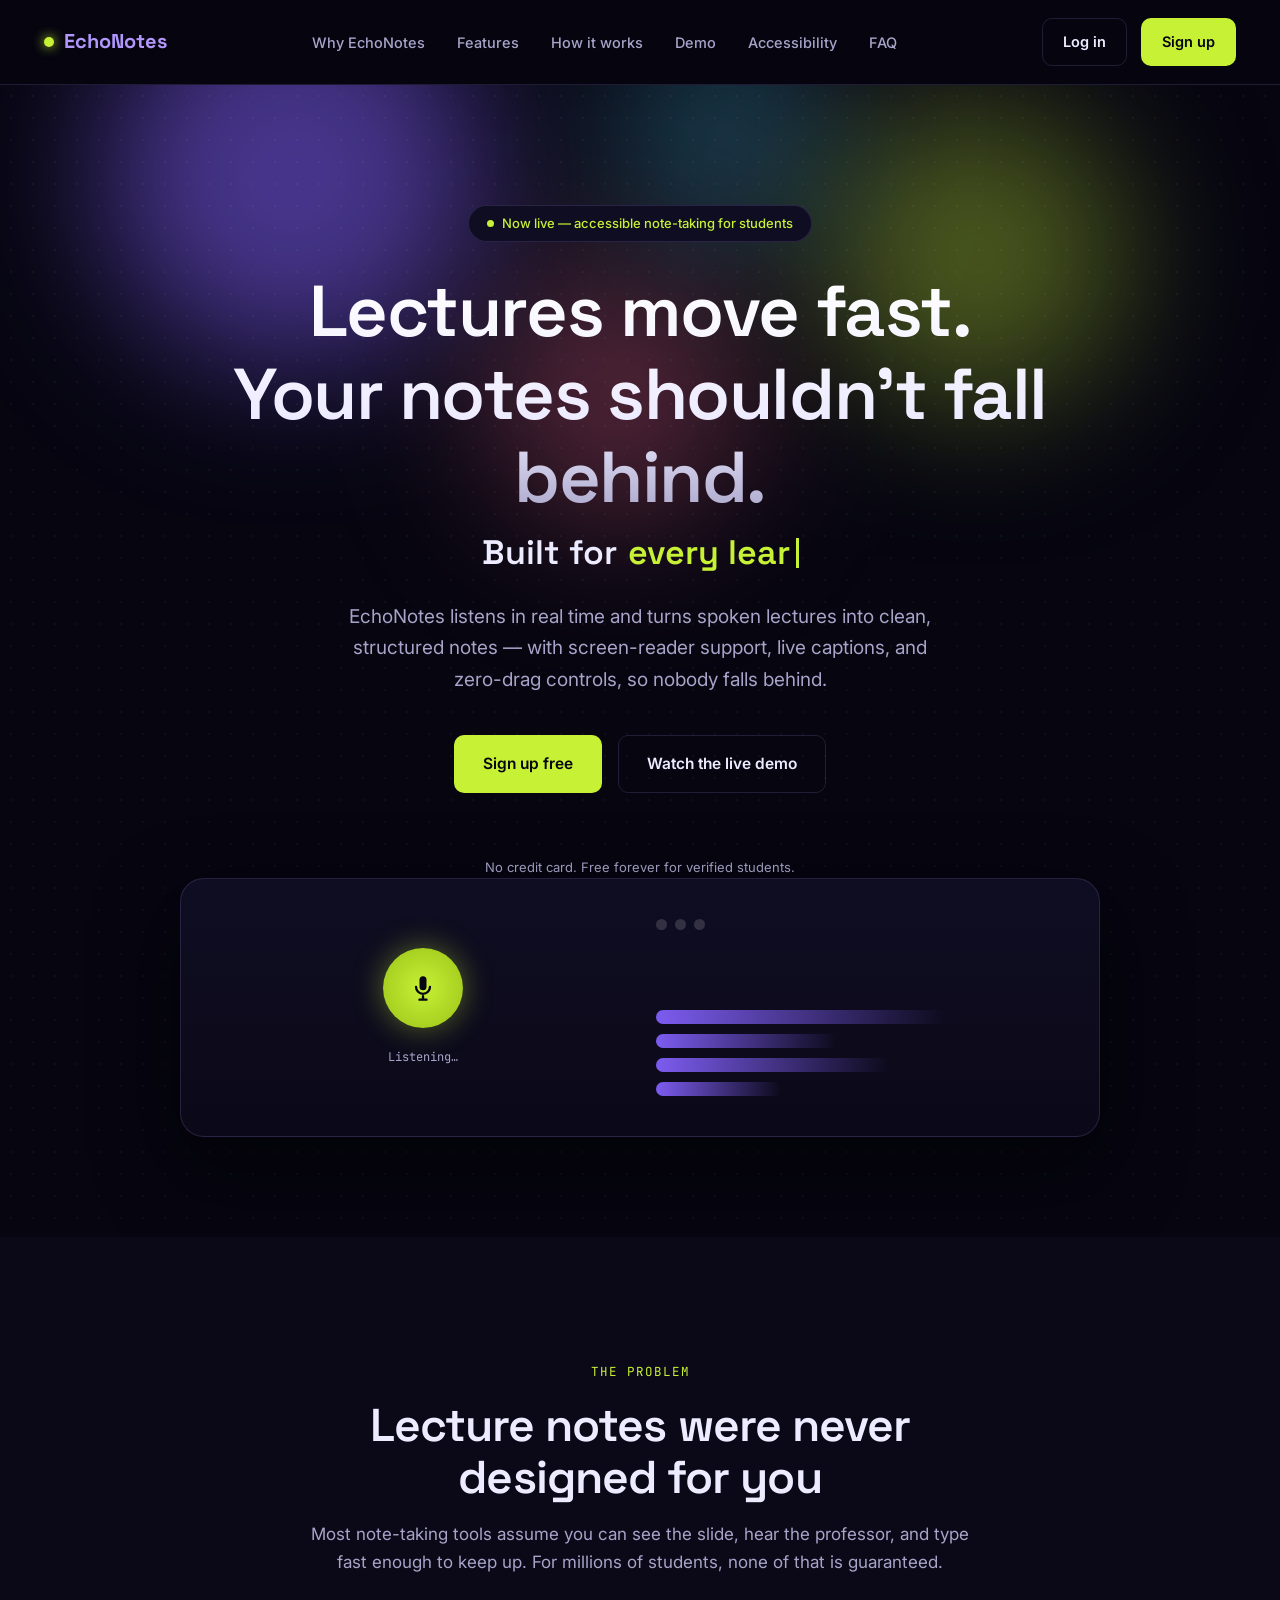
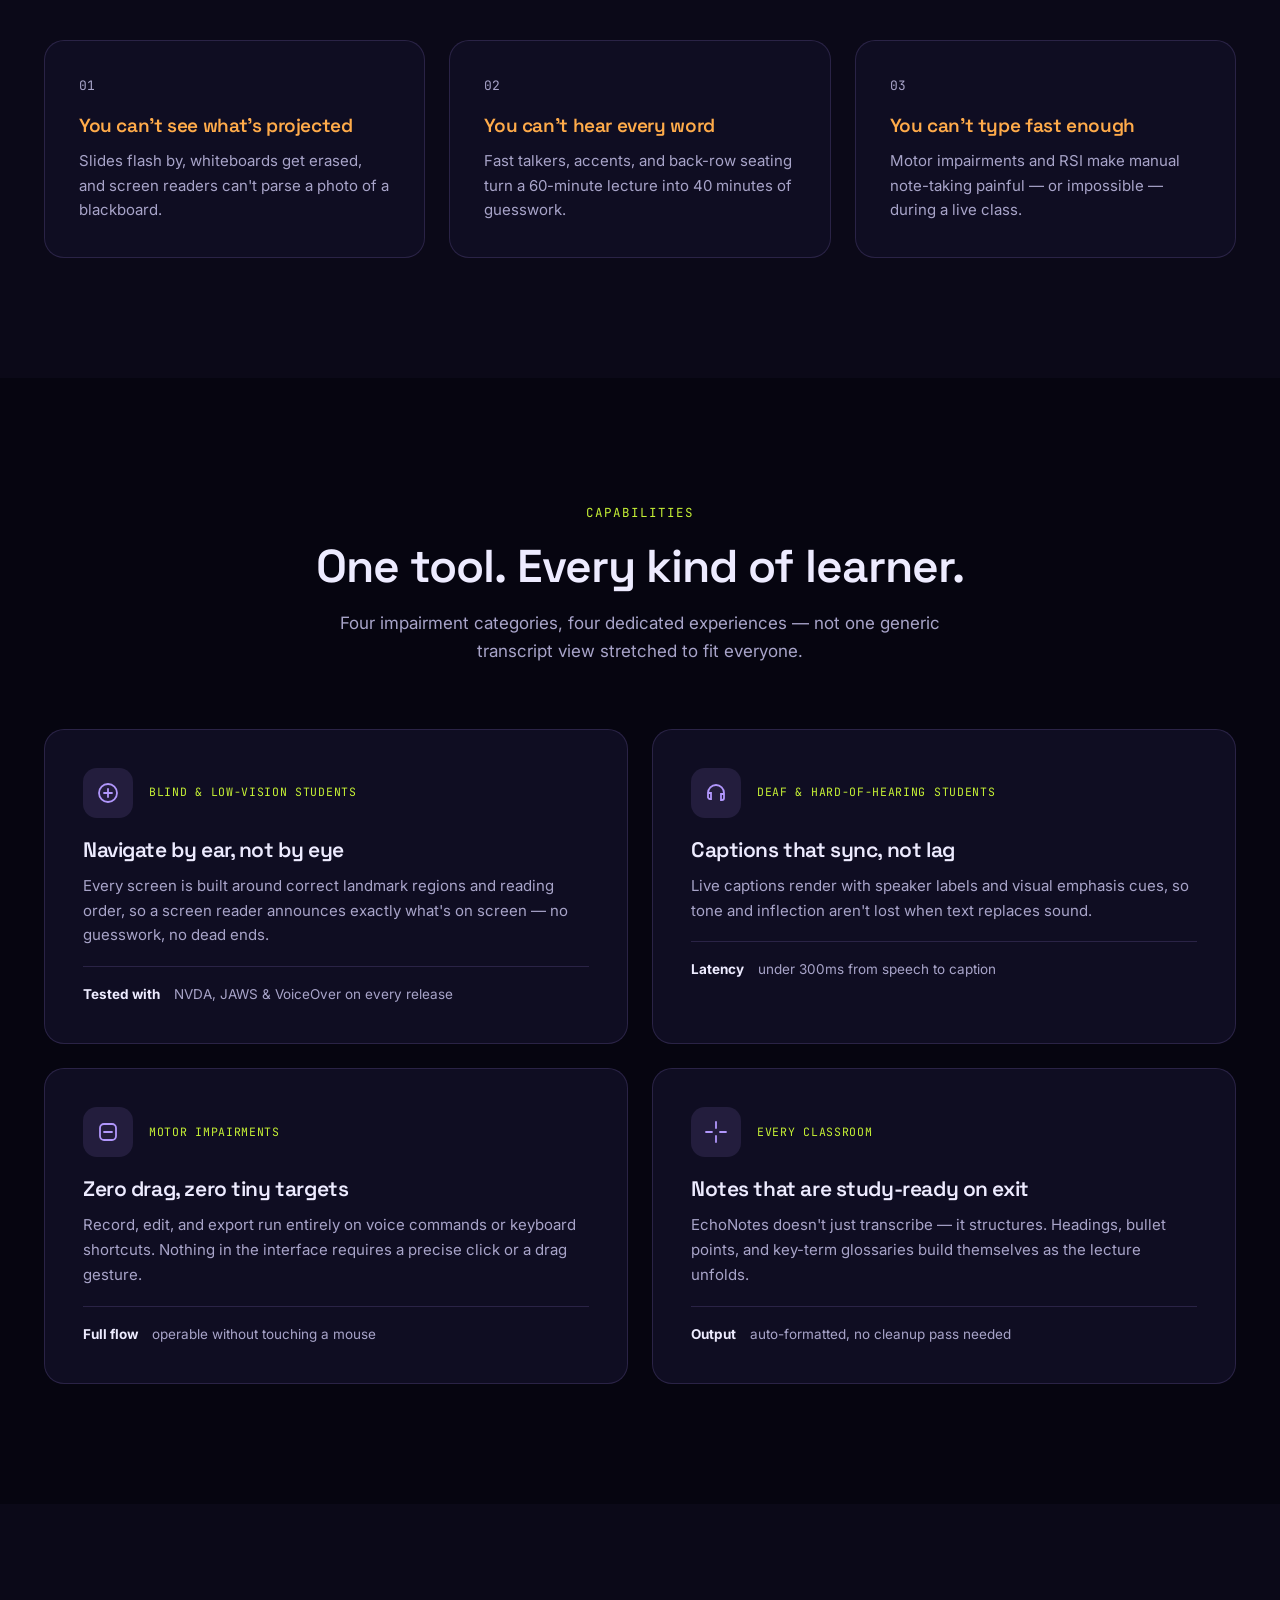
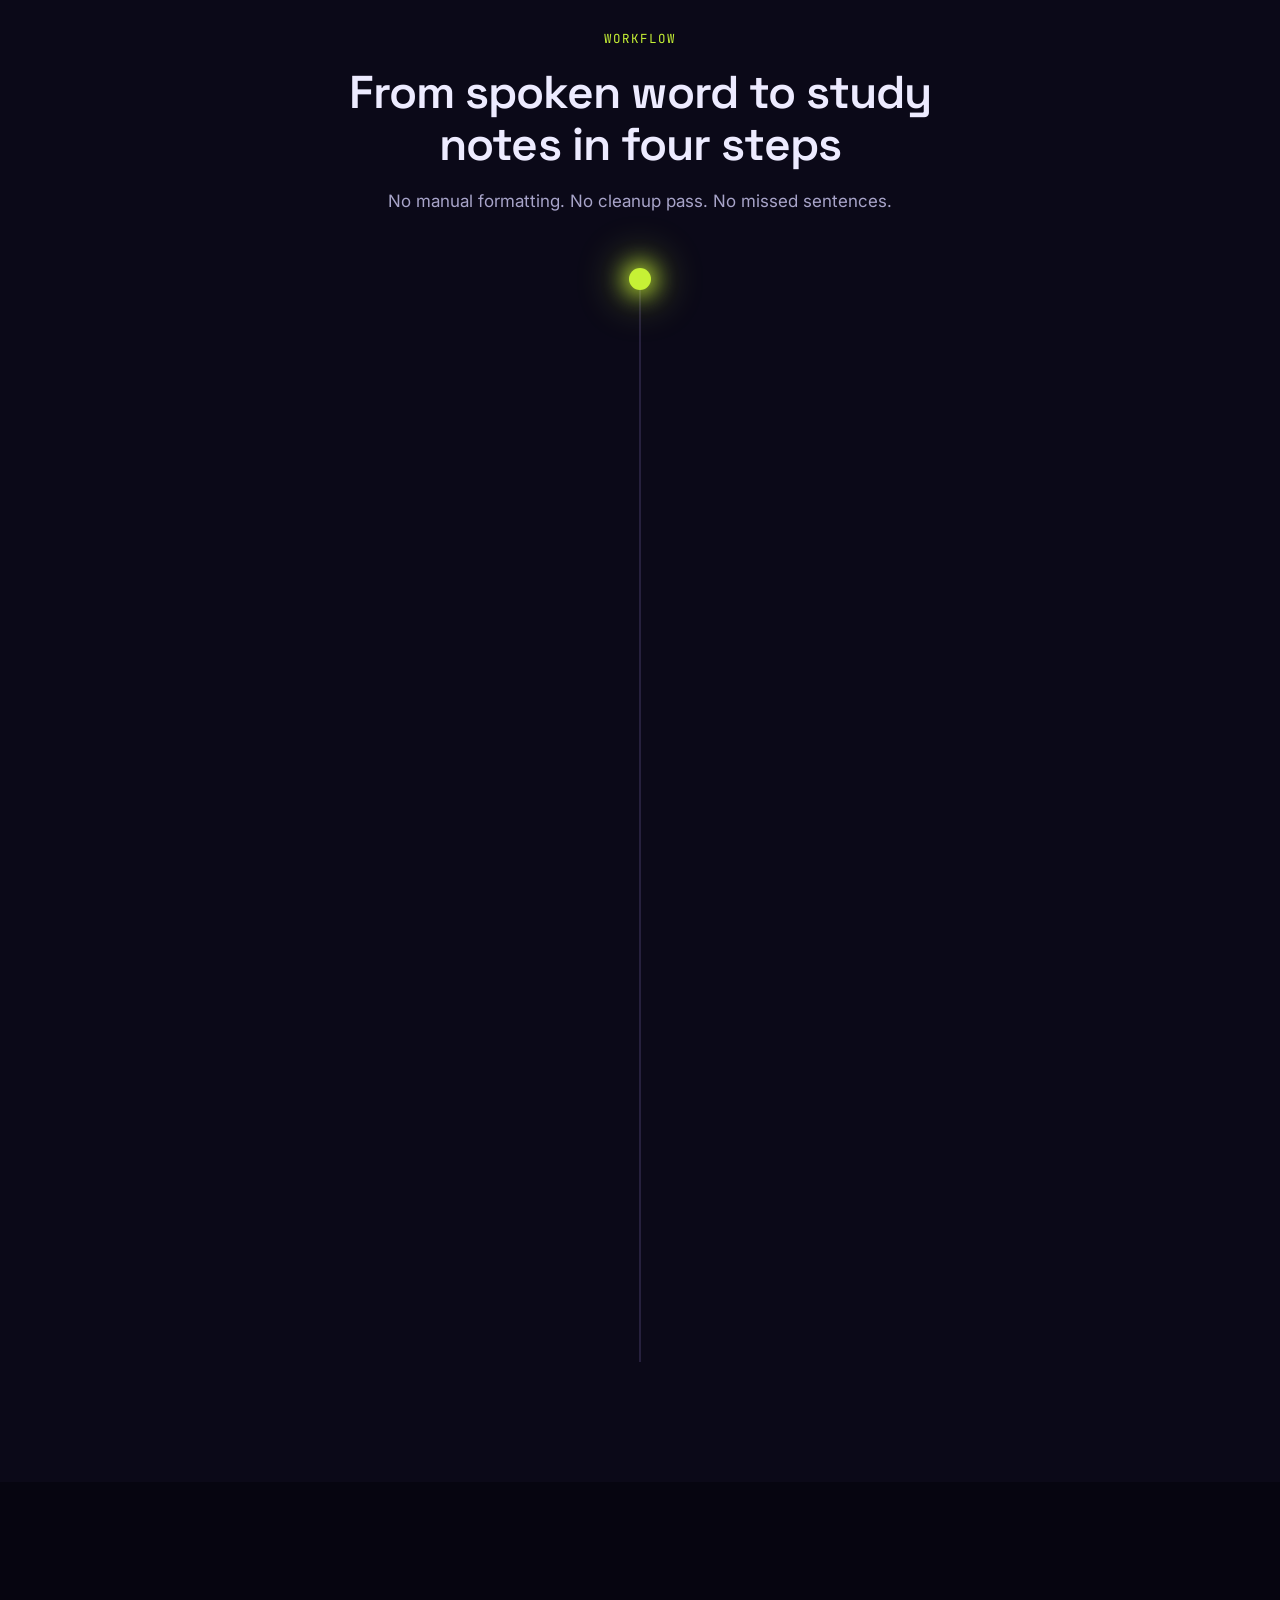
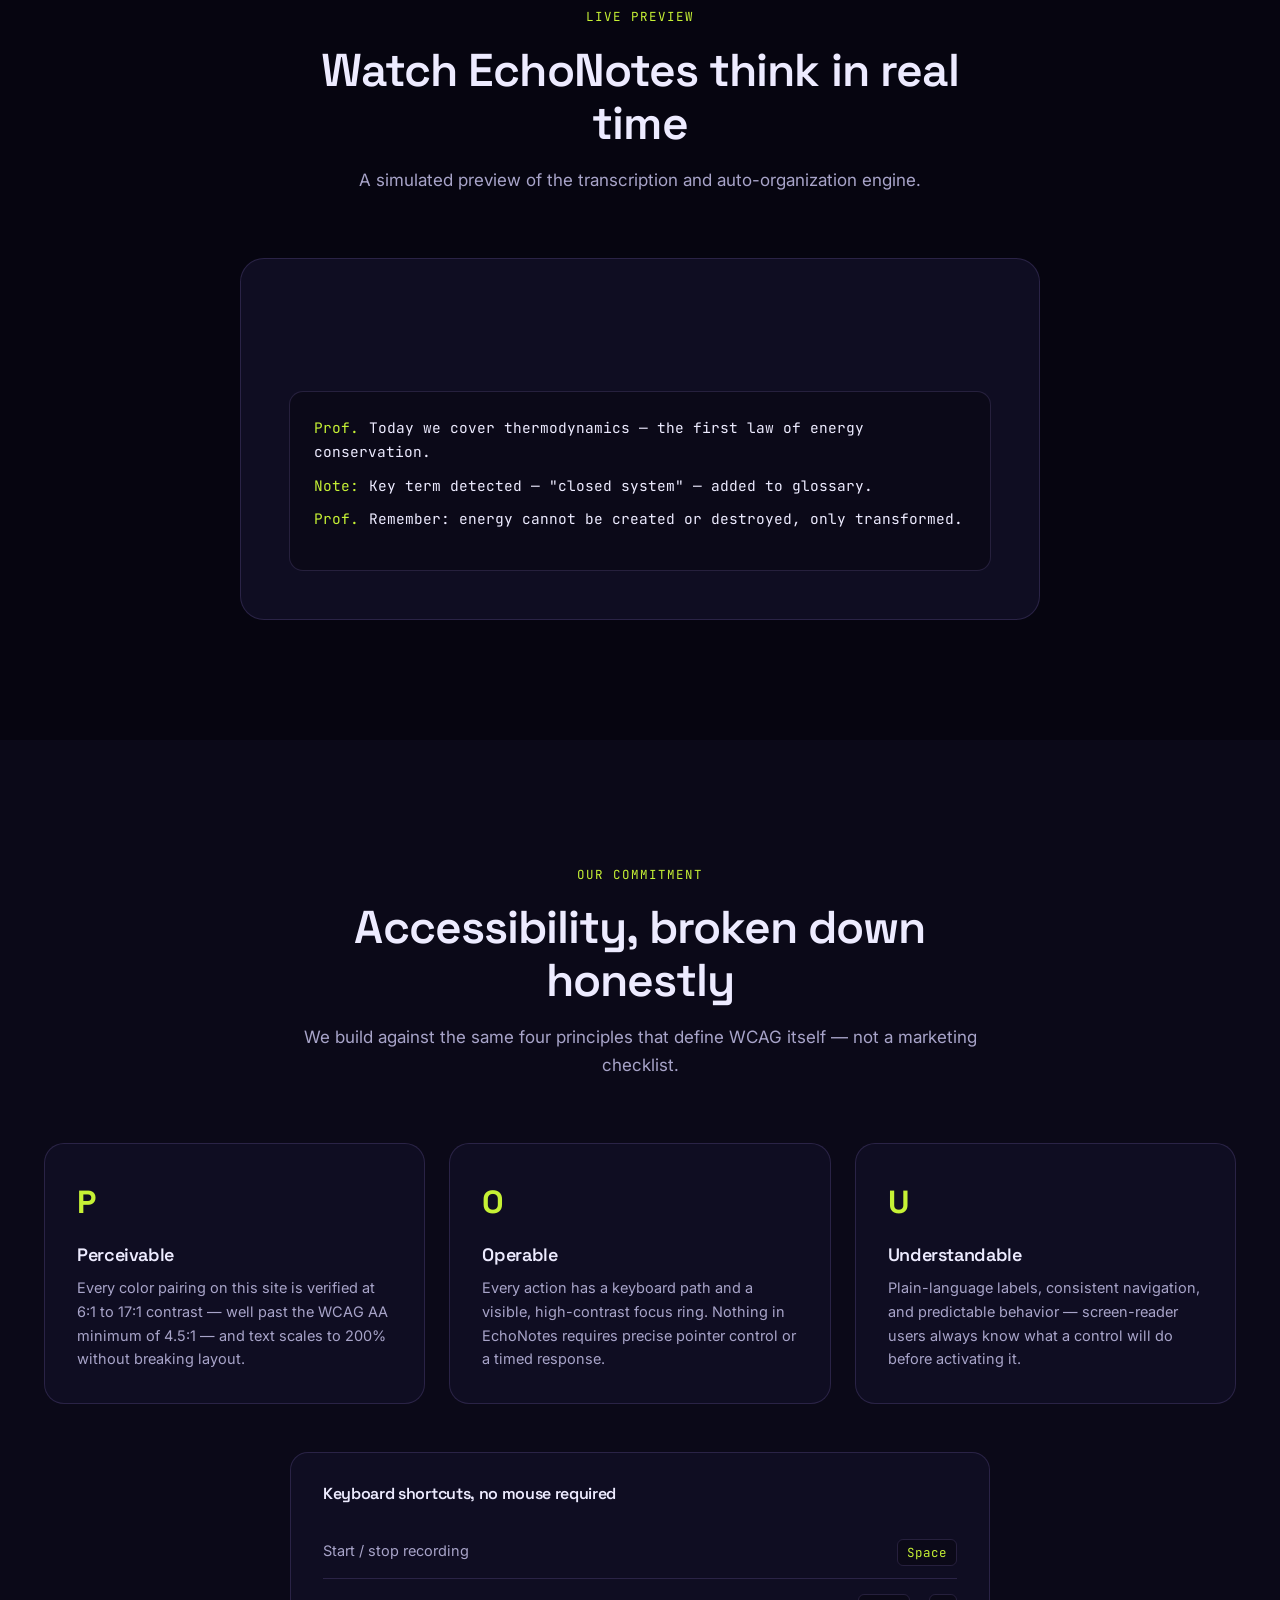
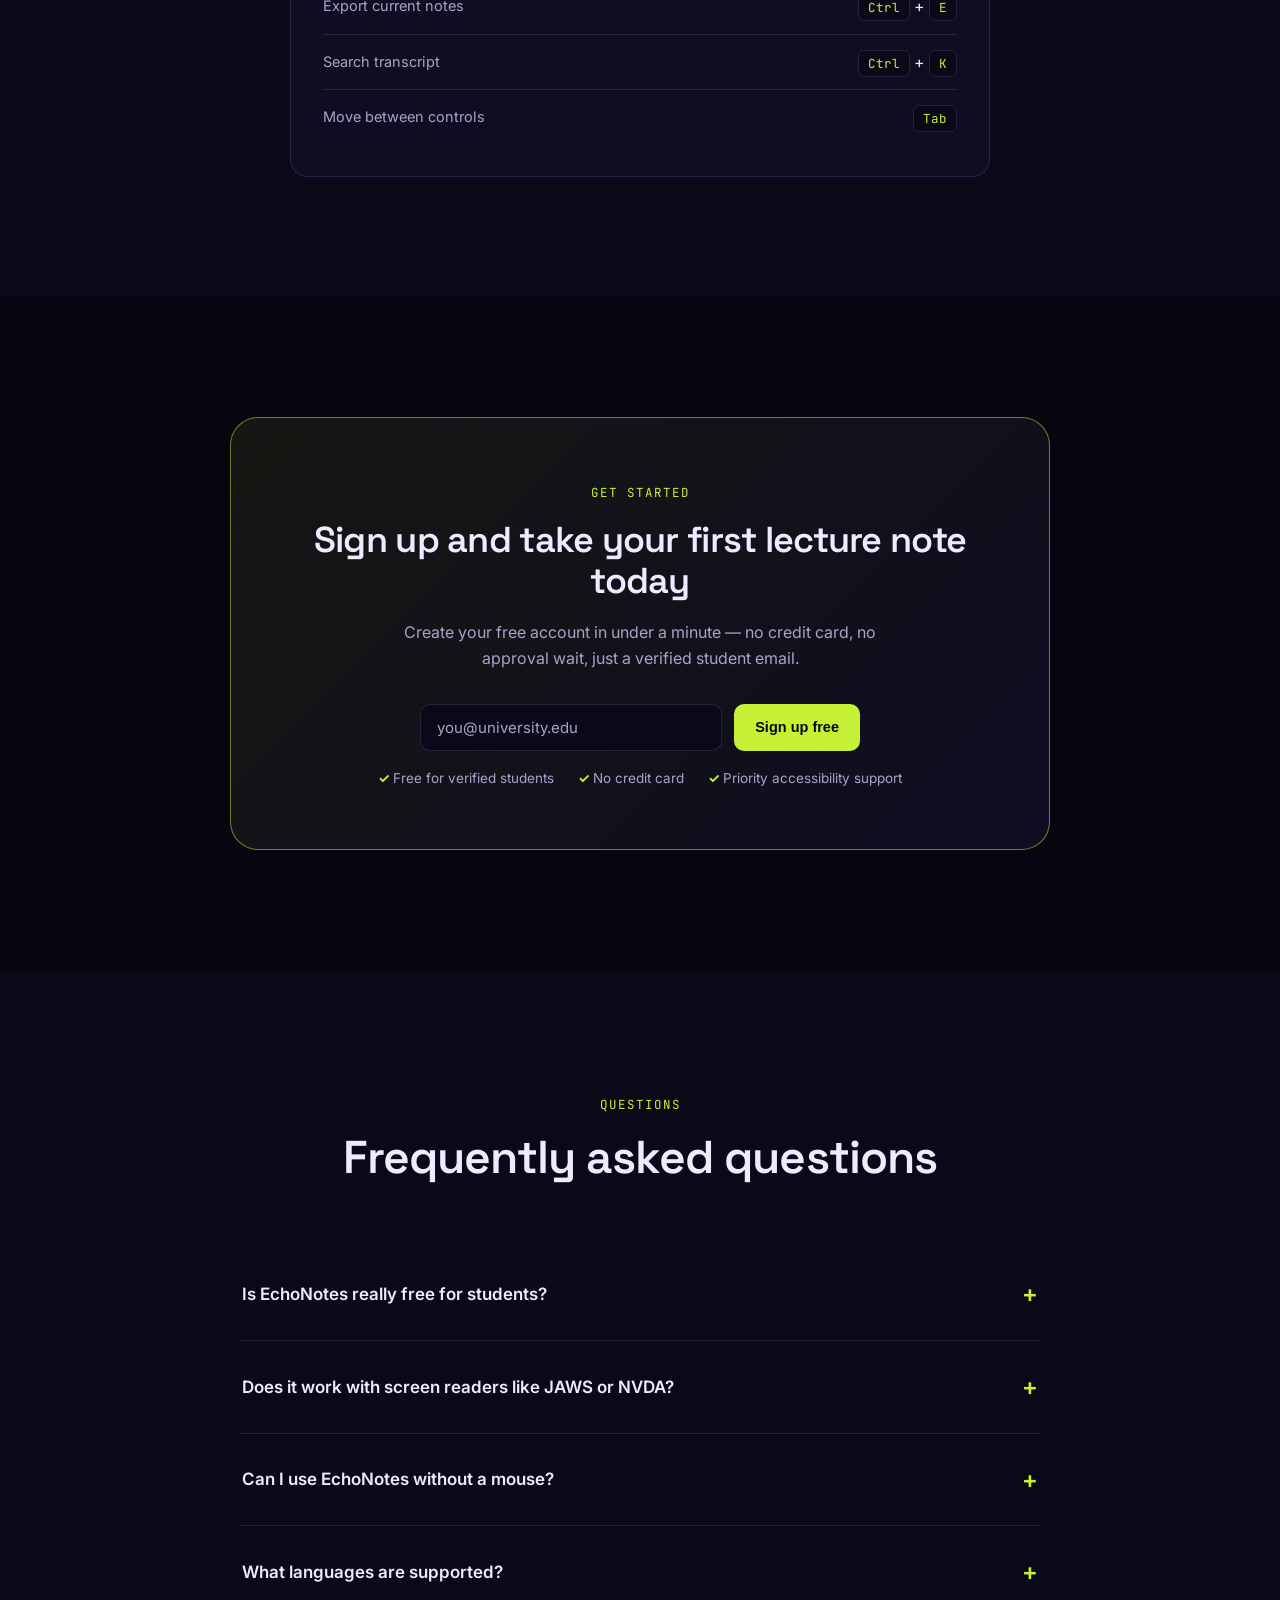
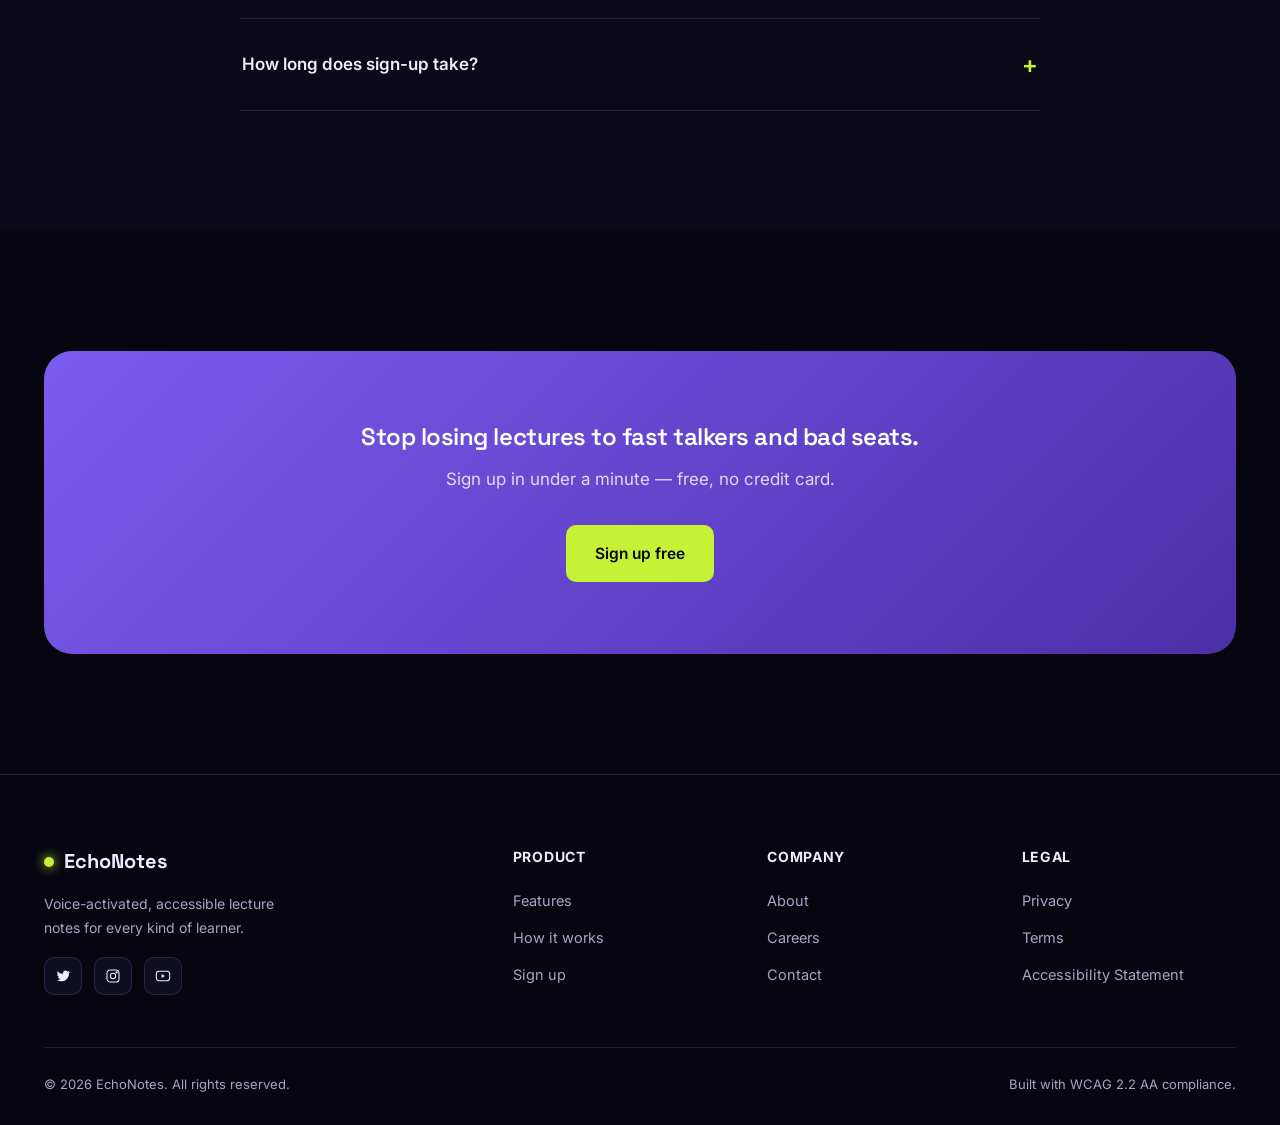
<file: index.html>
<!DOCTYPE html>
<html lang="en">
<head>
<meta charset="UTF-8">
<meta name="viewport" content="width=device-width, initial-scale=1.0">
<title>EchoNotes — The Note-Taker Built for Every Ear, Eye, and Hand</title>
<meta name="description" content="EchoNotes converts spoken lectures into organized, accessible notes in real time. Built for students with visual, hearing, or motor impairments.">
<link rel="preconnect" href="https://fonts.googleapis.com">
<link rel="preconnect" href="https://fonts.gstatic.com" crossorigin>
<link href="https://fonts.googleapis.com/css2?family=Space+Grotesk:wght@400;500;600;700&family=Inter:wght@400;500;600;700;800&family=JetBrains+Mono:wght@400;500&display=swap" rel="stylesheet">
<style>
:root{
  --bg:#060510; --bg-2:#0B0918; --card:#0F0D22; --card-hover:#151230;
  --border:rgba(177,151,252,0.16); --border-strong:rgba(198,241,53,0.5);
  --text:#EDEBFF; --muted:#A8A4C9; --violet:#B197FC; --violet-deep:#7C5CF0;
  --lime:#C6F135; --lime-dark:#9BC219; --amber:#FFAB4A; --coral:#FF6F91; --cyan:#4FD1F5;
  --radius:20px; --maxw:1240px;
}
*{box-sizing:border-box;margin:0;padding:0;}
html{scroll-behavior:smooth;}
@media (prefers-reduced-motion: reduce){*{animation:none!important;transition-duration:0.001s!important;scroll-behavior:auto!important;}}
body{font-family:'Inter',system-ui,sans-serif;background:var(--bg);color:var(--text);line-height:1.65;overflow-x:hidden;}
h1,h2,h3{font-family:'Space Grotesk',sans-serif;font-weight:600;line-height:1.15;letter-spacing:-0.02em;}
.mono{font-family:'JetBrains Mono',monospace;}
a{color:var(--violet);text-decoration:none;}
img,svg{max-width:100%;display:block;}
.container{max-width:var(--maxw);margin:0 auto;padding:0 24px;}
section{padding:120px 0;position:relative;}

.skip-link{position:absolute;left:-999px;top:0;background:var(--lime);color:var(--bg);padding:12px 20px;border-radius:0 0 10px 0;z-index:1000;font-weight:700;}
.skip-link:focus{left:0;}
a:focus-visible,button:focus-visible,summary:focus-visible,input:focus-visible{outline:3px solid var(--lime);outline-offset:3px;box-shadow:0 0 0 6px var(--bg);border-radius:6px;}

.navbar{position:sticky;top:0;z-index:100;background:rgba(6,5,16,0.7);backdrop-filter:blur(14px);border-bottom:1px solid var(--border);}
.nav-inner{display:flex;align-items:center;justify-content:space-between;padding:18px 24px;max-width:var(--maxw);margin:0 auto;}
.logo{display:flex;align-items:center;gap:10px;font-weight:700;font-size:20px;font-family:'Space Grotesk',sans-serif;}
.logo-dot{width:10px;height:10px;border-radius:50%;background:var(--lime);box-shadow:0 0 12px var(--lime);}
.nav-links{display:flex;gap:32px;list-style:none;}
.nav-links a{color:var(--muted);font-weight:500;font-size:14.5px;transition:color 0.2s;}
.nav-links a:hover{color:var(--text);}
.nav-actions{display:flex;align-items:center;gap:14px;}
.btn{display:inline-flex;align-items:center;justify-content:center;gap:8px;font-weight:600;font-size:14.5px;border-radius:10px;padding:11px 20px;border:1px solid transparent;cursor:pointer;transition:all 0.2s;white-space:nowrap;}
.btn-lime{background:var(--lime);color:var(--bg);}
.btn-lime:hover{background:var(--lime-dark);transform:translateY(-1px);}
.btn-ghost{background:transparent;color:var(--text);border-color:var(--border);}
.btn-ghost:hover{background:var(--card-hover);border-color:var(--border-strong);}
.btn-lg{padding:15px 28px;font-size:15.5px;}
.mobile-menu-btn{display:none;background:none;border:none;color:var(--text);font-size:22px;cursor:pointer;}

/* HERO — vibrant animated mesh */
.hero{padding:120px 0 100px;text-align:center;position:relative;isolation:isolate;overflow:hidden;}
.mesh-blob{position:absolute;border-radius:50%;filter:blur(70px);mix-blend-mode:screen;z-index:-1;}
.mesh-1{width:380px;height:380px;background:var(--violet-deep);opacity:0.55;top:-100px;left:8%;animation:drift1 14s ease-in-out infinite;}
.mesh-2{width:300px;height:300px;background:var(--lime);opacity:0.35;top:20px;right:12%;animation:drift2 11s ease-in-out infinite;}
.mesh-3{width:260px;height:260px;background:var(--coral);opacity:0.3;top:180px;left:38%;animation:drift3 16s ease-in-out infinite;}
.mesh-4{width:220px;height:220px;background:var(--cyan);opacity:0.28;top:-60px;right:35%;animation:drift4 13s ease-in-out infinite;}
@keyframes drift1{0%,100%{transform:translate(0,0) scale(1);}50%{transform:translate(60px,50px) scale(1.15);}}
@keyframes drift2{0%,100%{transform:translate(0,0) scale(1);}50%{transform:translate(-50px,40px) scale(1.1);}}
@keyframes drift3{0%,100%{transform:translate(0,0) scale(1);}50%{transform:translate(40px,-30px) scale(1.2);}}
@keyframes drift4{0%,100%{transform:translate(0,0) scale(1);}50%{transform:translate(-30px,-40px) scale(1.12);}}
.grain-overlay{position:absolute;inset:0;z-index:-1;opacity:0.04;background-image:radial-gradient(circle,#fff 1px,transparent 1px);background-size:22px 22px;}

.fade-up{opacity:0;transform:translateY(24px);animation:fadeUp 0.8s ease forwards;}
@keyframes fadeUp{to{opacity:1;transform:translateY(0);}}
.eyebrow{display:inline-flex;align-items:center;gap:8px;background:var(--card);border:1px solid var(--border);border-radius:999px;padding:7px 18px;font-size:13px;font-weight:500;color:var(--lime);margin-bottom:28px;}
.eyebrow .pulse-dot{width:7px;height:7px;border-radius:50%;background:var(--lime);animation:pulseDot 1.6s ease-in-out infinite;}
@keyframes pulseDot{0%,100%{box-shadow:0 0 0 0 rgba(198,241,53,0.6);}50%{box-shadow:0 0 0 6px rgba(198,241,53,0);}}
.hero h1{font-size:clamp(38px,6.5vw,72px);max-width:940px;margin:0 auto 12px;background:linear-gradient(180deg,#fff 0%,var(--text) 60%,var(--muted) 100%);-webkit-background-clip:text;background-clip:text;-webkit-text-fill-color:transparent;}

.rotating-line{font-size:clamp(22px,3.4vw,34px);font-family:'Space Grotesk',sans-serif;font-weight:600;margin-bottom:26px;height:1.3em;display:flex;align-items:center;justify-content:center;gap:2px;}
.rotating-line .static-part{color:var(--text);}
.rotating-word{color:var(--lime);display:inline-block;min-width:10px;}
.type-cursor{display:inline-block;width:3px;height:0.9em;background:var(--lime);margin-left:4px;animation:cursorBlink 0.9s step-end infinite;}
@keyframes cursorBlink{0%,50%{opacity:1;}51%,100%{opacity:0;}}
@media (prefers-reduced-motion: reduce){.type-cursor{animation:none;opacity:1;}}

@keyframes swapText{0%{opacity:0;transform:translateY(8px);}100%{opacity:1;transform:translateY(0);}}
.hero .lead{font-size:19px;color:var(--muted);max-width:600px;margin:0 auto 40px;}
.hero-ctas{display:flex;gap:16px;justify-content:center;flex-wrap:wrap;margin-bottom:64px;}
.hero-note{font-size:13px;color:var(--muted);}
.hero-visual{max-width:920px;margin:0 auto;border-radius:24px;overflow:hidden;border:1px solid var(--border);background:linear-gradient(180deg,var(--card) 0%,var(--bg-2) 100%);box-shadow:0 30px 80px rgba(0,0,0,0.5);transition:transform 0.15s ease-out;will-change:transform;}
.hero-visual-inner{padding:40px;display:grid;grid-template-columns:1fr 1fr;gap:32px;align-items:center;}
.mic-visualizer{display:flex;flex-direction:column;align-items:center;justify-content:center;gap:20px;}
.mic-core{width:80px;height:80px;border-radius:50%;background:radial-gradient(circle,var(--lime),var(--lime-dark));display:flex;align-items:center;justify-content:center;position:relative;box-shadow:0 0 30px rgba(198,241,53,0.4);}
.mic-ring{position:absolute;border:2px solid var(--lime);border-radius:50%;opacity:0;animation:ringPulse 2.4s ease-out infinite;}
.mic-ring.r1{width:80px;height:80px;animation-delay:0s;}
.mic-ring.r2{width:80px;height:80px;animation-delay:0.8s;}
.mic-ring.r3{width:80px;height:80px;animation-delay:1.6s;}
@keyframes ringPulse{0%{width:80px;height:80px;opacity:0.6;}100%{width:170px;height:170px;opacity:0;}}
.mic-label{font-family:'JetBrains Mono',monospace;font-size:12px;color:var(--muted);}
.terminal-dots{display:flex;gap:8px;margin-bottom:20px;}
.terminal-dots span{width:11px;height:11px;border-radius:50%;background:rgba(255,255,255,0.15);}
.mini-wave{display:flex;align-items:center;gap:4px;height:40px;margin-bottom:20px;}
.mini-bar{width:4px;background:var(--lime);border-radius:2px;animation:mwave 1s ease-in-out infinite;}
@keyframes mwave{0%,100%{height:8px;}50%{height:32px;}}
.hero-bars{display:flex;flex-direction:column;gap:10px;}
.hero-bar{height:14px;border-radius:7px;background:linear-gradient(90deg,var(--violet-deep),transparent);position:relative;overflow:hidden;}
.hero-bar::after{content:"";position:absolute;top:0;left:-100%;width:60%;height:100%;background:linear-gradient(90deg,transparent,rgba(255,255,255,0.15),transparent);animation:shimmer 2.5s ease-in-out infinite;}
@keyframes shimmer{to{left:130%;}}

.section-head{max-width:680px;margin:0 auto 64px;text-align:center;}
.tag-label{display:inline-block;font-family:'JetBrains Mono',monospace;font-size:12.5px;color:var(--lime);letter-spacing:0.08em;text-transform:uppercase;margin-bottom:16px;}
.section-head h2{font-size:clamp(30px,4.5vw,46px);margin-bottom:16px;}
.section-head p{color:var(--muted);font-size:17px;}

.problem-grid{display:grid;grid-template-columns:repeat(3,1fr);gap:24px;}
.problem-card{background:var(--card);border:1px solid var(--border);border-radius:var(--radius);padding:34px;transition:transform 0.2s,border-color 0.2s;}
.problem-card:hover{transform:translateY(-3px);border-color:var(--border-strong);}
.problem-num{font-family:'JetBrains Mono',monospace;font-size:13px;color:var(--muted);margin-bottom:18px;}
.problem-card h3{font-size:19px;margin-bottom:12px;color:var(--amber);}
.problem-card p{color:var(--muted);font-size:15px;}

.cap-grid{display:grid;grid-template-columns:1fr 1fr;gap:24px;}
.cap-card{background:var(--card);border:1px solid var(--border);border-radius:var(--radius);padding:38px;transition:all 0.25s;}
.cap-card:hover{border-color:var(--border-strong);background:var(--card-hover);transform:translateY(-3px);}
.cap-top{display:flex;align-items:center;gap:16px;margin-bottom:20px;}
.cap-icon{width:50px;height:50px;border-radius:14px;background:rgba(177,151,252,0.12);display:flex;align-items:center;justify-content:center;flex-shrink:0;}
.cap-persona{font-family:'JetBrains Mono',monospace;font-size:11.5px;color:var(--lime);text-transform:uppercase;letter-spacing:0.06em;}
.cap-card h3{font-size:21px;margin-bottom:12px;}
.cap-card p{color:var(--muted);font-size:15px;margin-bottom:18px;}
.cap-proof{display:flex;align-items:center;gap:10px;padding-top:16px;border-top:1px solid var(--border);font-size:13.5px;color:var(--muted);}
.cap-proof strong{color:var(--text);}

.steps-row{position:relative;max-width:760px;margin:0 auto;padding:20px 0;}
.timeline-track{position:absolute;top:0;bottom:0;left:50%;width:2px;background:var(--border);transform:translateX(-50%);z-index:0;}
.timeline-glow{position:absolute;left:50%;top:0;width:22px;height:22px;border-radius:50%;background:var(--lime);transform:translate(-50%,-50%);box-shadow:0 0 20px 6px rgba(198,241,53,0.7),0 0 40px 14px rgba(198,241,53,0.3);z-index:2;transition:top 0.05s linear;}
.steps-list{display:flex;flex-direction:column;gap:64px;position:relative;z-index:1;}
.step{width:52%;padding:32px;background:var(--card);border:1px solid var(--border);border-radius:var(--radius);opacity:0;transition:opacity 0.35s ease, transform 0.35s ease;}
.step.step-left{align-self:flex-start;transform:translateX(-50px);}
.step.step-right{align-self:flex-end;transform:translateX(50px);}
.step.in-view{opacity:1;transform:translateX(0);}
.step-num{font-family:'JetBrains Mono',monospace;font-size:14px;color:var(--lime);margin-bottom:16px;display:inline-block;background:var(--bg-2);border:1px solid var(--border-strong);border-radius:8px;padding:4px 10px;}
.step h3{font-size:19px;margin-bottom:10px;}
.step p{color:var(--muted);font-size:14.5px;}

@media(max-width:900px){
  .timeline-track,.timeline-glow{left:20px;}
  .step{width:100%;align-self:flex-start!important;padding-left:44px;}
  .step.step-left,.step.step-right{transform:translateY(24px);}
  .step.in-view{transform:translateY(0);}
}
@media (prefers-reduced-motion: reduce){
  .step{opacity:1!important;transform:none!important;transition:none!important;}
  .timeline-glow{display:none;}
}

.demo-panel{background:var(--card);border:1px solid var(--border);border-radius:24px;padding:48px;max-width:800px;margin:0 auto;}
.waveform{display:flex;align-items:center;gap:5px;height:56px;margin-bottom:28px;justify-content:center;}
.wave-bar{width:5px;background:var(--lime);border-radius:3px;animation:wave 1.1s ease-in-out infinite;}
@keyframes wave{0%,100%{height:10px;}50%{height:44px;}}
.transcript-box{background:var(--bg-2);border:1px solid var(--border);border-radius:14px;padding:24px;min-height:180px;}
.transcript-line{font-family:'JetBrains Mono',monospace;font-size:14.5px;color:var(--text);opacity:0;animation:fadeIn 0.5s forwards;margin-bottom:10px;}
.transcript-line span.tag{color:var(--lime);margin-right:10px;}
@keyframes fadeIn{to{opacity:1;}}

.pour-grid{display:grid;grid-template-columns:repeat(3,1fr);gap:24px;margin-bottom:48px;}
.pour-card{background:var(--card);border:1px solid var(--border);border-radius:var(--radius);padding:32px;}
.pour-letter{font-family:'Space Grotesk',sans-serif;font-size:32px;font-weight:700;color:var(--lime);margin-bottom:16px;}
.pour-card h3{font-size:18px;margin-bottom:10px;}
.pour-card p{color:var(--muted);font-size:14.5px;}
.kbd-panel{background:var(--card);border:1px solid var(--border);border-radius:18px;padding:32px;max-width:700px;margin:0 auto;}
.kbd-panel-head{display:flex;justify-content:space-between;align-items:center;margin-bottom:20px;}
.kbd-panel-head h3{font-size:16px;}
.kbd-row{display:flex;justify-content:space-between;align-items:center;padding:14px 0;border-bottom:1px solid var(--border);}
.kbd-row:last-child{border-bottom:none;}
.kbd-row span:first-child{color:var(--muted);font-size:14.5px;}
kbd{background:var(--bg-2);border:1px solid var(--border);border-radius:6px;padding:4px 9px;font-family:'JetBrains Mono',monospace;font-size:12.5px;color:var(--lime);}

.access-panel{background:linear-gradient(135deg,rgba(198,241,53,0.08),var(--card));border:1px solid var(--border-strong);border-radius:28px;padding:60px;max-width:820px;margin:0 auto;text-align:center;}
.access-panel h2{font-size:clamp(26px,3.6vw,36px);margin-bottom:16px;}
.access-panel p{color:var(--muted);font-size:16px;margin-bottom:32px;max-width:520px;margin-left:auto;margin-right:auto;}
.access-form{display:flex;gap:12px;max-width:440px;margin:0 auto 16px;flex-wrap:wrap;}
.access-form input{flex:1;min-width:220px;background:var(--bg-2);border:1px solid var(--border);border-radius:10px;padding:13px 16px;color:var(--text);font-size:15px;font-family:'Inter',sans-serif;}
.access-form input::placeholder{color:var(--muted);}
.access-form input:focus-visible{outline:3px solid var(--lime);outline-offset:2px;}
.access-perks{display:flex;gap:24px;justify-content:center;flex-wrap:wrap;margin-top:8px;font-size:13.5px;color:var(--muted);}
.access-perks span::before{content:"✓ ";color:var(--lime);font-weight:700;}

.faq-list{max-width:800px;margin:0 auto;}
details.faq-item{border-bottom:1px solid var(--border);padding:24px 0;}
summary{cursor:pointer;font-weight:600;font-size:17px;list-style:none;display:flex;justify-content:space-between;align-items:center;padding:2px;}
summary::-webkit-details-marker{display:none;}
summary::after{content:"+";font-size:24px;color:var(--lime);transition:transform 0.2s;flex-shrink:0;margin-left:20px;}
details[open] summary::after{transform:rotate(45deg);}
.faq-item p{color:var(--muted);margin-top:14px;font-size:15px;}

.cta-banner{background:linear-gradient(135deg,var(--violet-deep) 0%,#4A2FA8 100%);border-radius:28px;padding:72px 48px;text-align:center;margin:0 24px;max-width:calc(var(--maxw) - 48px);margin-left:auto;margin-right:auto;}
.cta-banner h2{color:#fff;margin-bottom:14px;}
.cta-banner p{color:rgba(255,255,255,0.8);margin-bottom:32px;font-size:17px;}

footer{border-top:1px solid var(--border);padding:70px 0 30px;}
.footer-grid{display:grid;grid-template-columns:2fr 1fr 1fr 1fr;gap:40px;margin-bottom:48px;}
.footer-col h4{font-size:14px;margin-bottom:18px;color:var(--text);text-transform:uppercase;letter-spacing:0.05em;}
.footer-col ul{list-style:none;}
.footer-col ul li{margin-bottom:11px;}
.footer-col a{color:var(--muted);font-size:14.5px;}
.footer-col a:hover{color:var(--text);}
.social-icons{display:flex;gap:12px;margin-top:18px;}
.social-icons a{width:38px;height:38px;border-radius:10px;background:var(--card);border:1px solid var(--border);display:flex;align-items:center;justify-content:center;}
.footer-bottom{border-top:1px solid var(--border);padding-top:26px;display:flex;justify-content:space-between;flex-wrap:wrap;gap:12px;font-size:13px;color:var(--muted);}

@media(max-width:900px){
  .hero-visual-inner{grid-template-columns:1fr;}
  .problem-grid{grid-template-columns:1fr;}
  .cap-grid{grid-template-columns:1fr;}
  .steps-row{grid-template-columns:repeat(2,1fr);gap:24px;}
  .step::after{display:none;}
  .pour-grid{grid-template-columns:1fr;}
  .footer-grid{grid-template-columns:repeat(2,1fr);}
  .nav-links{display:none;}
  .mobile-menu-btn{display:block;}
  .access-panel{padding:40px 24px;}
}
@media(max-width:560px){
  .footer-grid{grid-template-columns:1fr;}
  section{padding:80px 0;}
  .access-form{flex-direction:column;}
}
</style>
</head>
<body>
<a href="#main-content" class="skip-link">Skip to main content</a>

<header class="navbar">
  <div class="nav-inner">
    <a href="#" class="logo" aria-label="EchoNotes home"><span class="logo-dot" aria-hidden="true"></span>EchoNotes</a>
    <nav aria-label="Primary">
      <ul class="nav-links">
        <li><a href="#problem">Why EchoNotes</a></li>
        <li><a href="#features">Features</a></li>
        <li><a href="#how-it-works">How it works</a></li>
        <li><a href="#demo">Demo</a></li>
        <li><a href="#accessibility">Accessibility</a></li>
        <li><a href="#faq">FAQ</a></li>
      </ul>
    </nav>
    <div class="nav-actions">
      <a href="/frontend/login.html" class="btn btn-ghost">Log in</a>
      <a href="/frontend/login.html?mode=signup" class="btn btn-lime">Sign up</a>
      <button class="mobile-menu-btn" aria-label="Open menu">☰</button>
    </div>
  </div>
</header>

<main id="main-content">
  <section class="hero" id="heroSection">
    <div class="mesh-blob mesh-1" aria-hidden="true"></div>
    <div class="mesh-blob mesh-2" aria-hidden="true"></div>
    <div class="mesh-blob mesh-3" aria-hidden="true"></div>
    <div class="mesh-blob mesh-4" aria-hidden="true"></div>
    <div class="grain-overlay" aria-hidden="true"></div>
    <div class="container">
      <span class="eyebrow fade-up" style="animation-delay:0s;"><span class="pulse-dot" aria-hidden="true"></span>Now live — accessible note-taking for students</span>
      <h1 class="fade-up" style="animation-delay:0.1s;">Lectures move fast.<br>Your notes shouldn't fall behind.</h1>
      <p class="rotating-line fade-up" style="animation-delay:0.15s;"><span class="static-part">Built for&nbsp;</span><span class="rotating-word" id="rotatingWord"></span><span class="type-cursor" aria-hidden="true"></span></p>
      <p class="lead fade-up" style="animation-delay:0.2s;">EchoNotes listens in real time and turns spoken lectures into clean, structured notes — with screen-reader support, live captions, and zero-drag controls, so nobody falls behind.</p>
      <div class="hero-ctas fade-up" style="animation-delay:0.3s;">
        <a href="/frontend/login.html?mode=signup" class="btn btn-lime btn-lg">Sign up free</a>
        <a href="#demo" class="btn btn-ghost btn-lg">Watch the live demo</a>
      </div>
      <p class="hero-note">No credit card. Free forever for verified students.</p>
    </div>
    <div class="container">
      <div class="hero-visual fade-up" id="heroCard" style="animation-delay:0.4s;">
        <div class="hero-visual-inner">
          <div class="mic-visualizer">
            <div style="position:relative;display:flex;align-items:center;justify-content:center;">
              <div class="mic-ring r1" aria-hidden="true"></div>
              <div class="mic-ring r2" aria-hidden="true"></div>
              <div class="mic-ring r3" aria-hidden="true"></div>
              <div class="mic-core" aria-hidden="true">
                <svg width="28" height="28" viewBox="0 0 24 24" fill="none"><rect x="9" y="2" width="6" height="12" rx="3" fill="#060510"/><path d="M6 11a6 6 0 0 0 12 0" stroke="#060510" stroke-width="2" stroke-linecap="round"/><path d="M12 19v3M9 22h6" stroke="#060510" stroke-width="2" stroke-linecap="round"/></svg>
              </div>
            </div>
            <span class="mic-label">Listening…</span>
          </div>
          <div>
            <div class="terminal-dots" aria-hidden="true"><span></span><span></span><span></span></div>
            <div class="mini-wave" aria-hidden="true">
              <div class="mini-bar" style="animation-delay:0s"></div><div class="mini-bar" style="animation-delay:0.1s"></div><div class="mini-bar" style="animation-delay:0.2s"></div><div class="mini-bar" style="animation-delay:0.15s"></div><div class="mini-bar" style="animation-delay:0.3s"></div><div class="mini-bar" style="animation-delay:0.05s"></div><div class="mini-bar" style="animation-delay:0.25s"></div><div class="mini-bar" style="animation-delay:0.12s"></div><div class="mini-bar" style="animation-delay:0.22s"></div><div class="mini-bar" style="animation-delay:0.08s"></div>
            </div>
            <div class="hero-bars" aria-hidden="true">
              <div class="hero-bar" style="width:72%"></div>
              <div class="hero-bar" style="width:45%"></div>
              <div class="hero-bar" style="width:58%"></div>
              <div class="hero-bar" style="width:31%"></div>
            </div>
          </div>
        </div>
      </div>
    </div>
  </section>

  <section id="problem" style="background:var(--bg-2);">
    <div class="container">
      <div class="section-head">
        <span class="tag-label">The problem</span>
        <h2>Lecture notes were never designed for you</h2>
        <p>Most note-taking tools assume you can see the slide, hear the professor, and type fast enough to keep up. For millions of students, none of that is guaranteed.</p>
      </div>
      <div class="problem-grid">
        <div class="problem-card">
          <div class="problem-num">01</div>
          <h3>You can't see what's projected</h3>
          <p>Slides flash by, whiteboards get erased, and screen readers can't parse a photo of a blackboard.</p>
        </div>
        <div class="problem-card">
          <div class="problem-num">02</div>
          <h3>You can't hear every word</h3>
          <p>Fast talkers, accents, and back-row seating turn a 60-minute lecture into 40 minutes of guesswork.</p>
        </div>
        <div class="problem-card">
          <div class="problem-num">03</div>
          <h3>You can't type fast enough</h3>
          <p>Motor impairments and RSI make manual note-taking painful — or impossible — during a live class.</p>
        </div>
      </div>
    </div>
  </section>

  <section id="features">
    <div class="container">
      <div class="section-head">
        <span class="tag-label">Capabilities</span>
        <h2>One tool. Every kind of learner.</h2>
        <p>Four impairment categories, four dedicated experiences — not one generic transcript view stretched to fit everyone.</p>
      </div>
      <div class="cap-grid">
        <div class="cap-card">
          <div class="cap-top">
            <div class="cap-icon" aria-hidden="true"><svg width="24" height="24" viewBox="0 0 24 24" fill="none"><circle cx="12" cy="12" r="9" stroke="#B197FC" stroke-width="1.8"/><path d="M8 12h8M12 8v8" stroke="#B197FC" stroke-width="1.8" stroke-linecap="round"/></svg></div>
            <span class="cap-persona">Blind &amp; low-vision students</span>
          </div>
          <h3>Navigate by ear, not by eye</h3>
          <p>Every screen is built around correct landmark regions and reading order, so a screen reader announces exactly what's on screen — no guesswork, no dead ends.</p>
          <div class="cap-proof"><strong>Tested with</strong>&nbsp;NVDA, JAWS &amp; VoiceOver on every release</div>
        </div>
        <div class="cap-card">
          <div class="cap-top">
            <div class="cap-icon" aria-hidden="true"><svg width="24" height="24" viewBox="0 0 24 24" fill="none"><path d="M4 12a8 8 0 1 1 16 0v5a2 2 0 0 1-2 2h-1v-6h3M4 17v-5h3v6H6a2 2 0 0 1-2-2z" stroke="#B197FC" stroke-width="1.8"/></svg></div>
            <span class="cap-persona">deaf &amp; hard-of-hearing students</span>
          </div>
          <h3>Captions that sync, not lag</h3>
          <p>Live captions render with speaker labels and visual emphasis cues, so tone and inflection aren't lost when text replaces sound.</p>
          <div class="cap-proof"><strong>Latency</strong>&nbsp;under 300ms from speech to caption</div>
        </div>
        <div class="cap-card">
          <div class="cap-top">
            <div class="cap-icon" aria-hidden="true"><svg width="24" height="24" viewBox="0 0 24 24" fill="none"><rect x="4" y="4" width="16" height="16" rx="4" stroke="#B197FC" stroke-width="1.8"/><path d="M8 12h8" stroke="#B197FC" stroke-width="1.8" stroke-linecap="round"/></svg></div>
            <span class="cap-persona">Motor impairments</span>
          </div>
          <h3>Zero drag, zero tiny targets</h3>
          <p>Record, edit, and export run entirely on voice commands or keyboard shortcuts. Nothing in the interface requires a precise click or a drag gesture.</p>
          <div class="cap-proof"><strong>Full flow</strong>&nbsp;operable without touching a mouse</div>
        </div>
        <div class="cap-card">
          <div class="cap-top">
            <div class="cap-icon" aria-hidden="true"><svg width="24" height="24" viewBox="0 0 24 24" fill="none"><path d="M12 2v6M12 16v6M2 12h6M16 12h6" stroke="#B197FC" stroke-width="1.8" stroke-linecap="round"/></svg></div>
            <span class="cap-persona">Every classroom</span>
          </div>
          <h3>Notes that are study-ready on exit</h3>
          <p>EchoNotes doesn't just transcribe — it structures. Headings, bullet points, and key-term glossaries build themselves as the lecture unfolds.</p>
          <div class="cap-proof"><strong>Output</strong>&nbsp;auto-formatted, no cleanup pass needed</div>
        </div>
      </div>
    </div>
  </section>

  <section id="how-it-works" style="background:var(--bg-2);">
    <div class="container">
      <div class="section-head">
        <span class="tag-label">Workflow</span>
        <h2>From spoken word to study notes in four steps</h2>
        <p>No manual formatting. No cleanup pass. No missed sentences.</p>
      </div>
      <div class="steps-row" id="stepsRow">
  <div class="timeline-track" aria-hidden="true"></div>
  <div class="timeline-glow" id="timelineGlow" aria-hidden="true"></div>
  <div class="steps-list">
    <div class="step step-left" data-step="0"><div class="step-num mono">01</div><h3>Speak</h3><p>Start recording with a single voice command or keyboard shortcut — no menu hunting required.</p></div>
    <div class="step step-right" data-step="1"><div class="step-num mono">02</div><h3>Transcribe</h3><p>Live speech-to-text appears instantly, with each speaker automatically identified and labeled.</p></div>
    <div class="step step-left" data-step="2"><div class="step-num mono">03</div><h3>Organize</h3><p>An on-device model restructures the raw transcript into headings, key terms, and clean bullet points.</p></div>
    <div class="step step-right" data-step="3"><div class="step-num mono">04</div><h3>Export</h3><p>Download as accessible PDF, Word, or HTML — screen-reader-ready, in one tap.</p></div>
  </div>
</div>
  </section>

  <section id="demo">
    <div class="container">
      <div class="section-head">
        <span class="tag-label">Live preview</span>
        <h2>Watch EchoNotes think in real time</h2>
        <p>A simulated preview of the transcription and auto-organization engine.</p>
      </div>
      <div class="demo-panel" role="group" aria-label="Simulated live transcription demo">
        <div class="waveform" aria-hidden="true">
          <div class="wave-bar" style="animation-delay:0s"></div><div class="wave-bar" style="animation-delay:0.1s"></div><div class="wave-bar" style="animation-delay:0.2s"></div><div class="wave-bar" style="animation-delay:0.3s"></div><div class="wave-bar" style="animation-delay:0.15s"></div><div class="wave-bar" style="animation-delay:0.25s"></div><div class="wave-bar" style="animation-delay:0.05s"></div><div class="wave-bar" style="animation-delay:0.35s"></div>
        </div>
        <div class="transcript-box" id="transcriptOutput" aria-live="polite"></div>
      </div>
    </div>
  </section>

  <section id="accessibility" style="background:var(--bg-2);">
    <div class="container">
      <div class="section-head">
        <span class="tag-label">Our commitment</span>
        <h2>Accessibility, broken down honestly</h2>
        <p>We build against the same four principles that define WCAG itself — not a marketing checklist.</p>
      </div>
      <div class="pour-grid">
        <div class="pour-card">
          <div class="pour-letter">P</div>
          <h3>Perceivable</h3>
          <p>Every color pairing on this site is verified at 6:1 to 17:1 contrast — well past the WCAG AA minimum of 4.5:1 — and text scales to 200% without breaking layout.</p>
        </div>
        <div class="pour-card">
          <div class="pour-letter">O</div>
          <h3>Operable</h3>
          <p>Every action has a keyboard path and a visible, high-contrast focus ring. Nothing in EchoNotes requires precise pointer control or a timed response.</p>
        </div>
        <div class="pour-card">
          <div class="pour-letter">U</div>
          <h3>Understandable</h3>
          <p>Plain-language labels, consistent navigation, and predictable behavior — screen-reader users always know what a control will do before activating it.</p>
        </div>
      </div>
      <div class="kbd-panel">
        <div class="kbd-panel-head"><h3>Keyboard shortcuts, no mouse required</h3></div>
        <div class="kbd-row"><span>Start / stop recording</span><span><kbd>Space</kbd></span></div>
        <div class="kbd-row"><span>Export current notes</span><span><kbd>Ctrl</kbd> + <kbd>E</kbd></span></div>
        <div class="kbd-row"><span>Search transcript</span><span><kbd>Ctrl</kbd> + <kbd>K</kbd></span></div>
        <div class="kbd-row"><span>Move between controls</span><span><kbd>Tab</kbd></span></div>
      </div>
    </div>
  </section>

  <section id="access">
    <div class="container">
      <div class="access-panel">
        <span class="tag-label">Get started</span>
        <h2>Sign up and take your first lecture note today</h2>
        <p>Create your free account in under a minute — no credit card, no approval wait, just a verified student email.</p>
        <form class="access-form" onsubmit="event.preventDefault(); window.location.href='/frontend/login.html?mode=signup';">
          <label for="email-input" style="position:absolute;left:-9999px;">Email address</label>
          <input type="email" id="email-input" placeholder="you@university.edu" required>
          <button type="submit" class="btn btn-lime">Sign up free</button>
        </form>
        <div class="access-perks">
          <span>Free for verified students</span>
          <span>No credit card</span>
          <span>Priority accessibility support</span>
        </div>
      </div>
    </div>
  </section>

  <section id="faq" style="background:var(--bg-2);">
    <div class="container">
      <div class="section-head"><span class="tag-label">Questions</span><h2>Frequently asked questions</h2></div>
      <div class="faq-list">
        <details class="faq-item"><summary>Is EchoNotes really free for students?</summary><p>Yes — every core feature is free with a verified student email, with no time limit on recording length.</p></details>
        <details class="faq-item"><summary>Does it work with screen readers like JAWS or NVDA?</summary><p>Yes, every control carries correct ARIA labeling and landmark regions, tested with JAWS, NVDA, and VoiceOver on each release.</p></details>
        <details class="faq-item"><summary>Can I use EchoNotes without a mouse?</summary><p>Yes — recording, editing, and exporting are all operable purely via keyboard or voice command.</p></details>
        <details class="faq-item"><summary>What languages are supported?</summary><p>English, Hindi, and Gujarati at launch, with more added based on student demand.</p></details>
        <details class="faq-item"><summary>How long does sign-up take?</summary><p>Under a minute — enter your student email, verify it, and you're taking notes on your first lecture.</p></details>
      </div>
    </div>
  </section>

  <section>
    <div class="container">
      <div class="cta-banner">
        <h2>Stop losing lectures to fast talkers and bad seats.</h2>
        <p>Sign up in under a minute — free, no credit card.</p>
        <a href="/frontend/login.html?mode=signup" class="btn btn-lime btn-lg">Sign up free</a>
      </div>
    </div>
  </section>
</main>

<footer>
  <div class="container">
    <div class="footer-grid">
      <div class="footer-col">
        <div class="logo" style="margin-bottom:14px;"><span class="logo-dot" aria-hidden="true"></span>EchoNotes</div>
        <p style="font-size:14px;color:var(--muted);max-width:260px;">Voice-activated, accessible lecture notes for every kind of learner.</p>
        <div class="social-icons">
          <a href="#" aria-label="EchoNotes on Twitter"><svg width="16" height="16" viewBox="0 0 24 24" fill="#EDEBFF" aria-hidden="true"><path d="M22 5.9c-.7.3-1.5.5-2.3.6.8-.5 1.4-1.3 1.7-2.3-.8.5-1.7.8-2.6 1-1.5-1.6-4-1.7-5.6-.2-1 1-1.5 2.4-1.2 3.8-3.2-.2-6.1-1.7-8.1-4.1-1 1.8-.5 4.1 1.3 5.3-.7 0-1.4-.2-2-.5 0 1.9 1.3 3.5 3.1 3.9-.6.2-1.3.2-2 .1.6 1.7 2.2 2.9 4 2.9-1.5 1.2-3.4 1.8-5.4 1.6 1.9 1.2 4.1 1.9 6.4 1.9 7.7 0 11.9-6.4 11.7-12.2.8-.6 1.5-1.3 2-2.1z"/></svg></a>
          <a href="#" aria-label="EchoNotes on Instagram"><svg width="16" height="16" viewBox="0 0 24 24" fill="none" stroke="#EDEBFF" stroke-width="1.6" aria-hidden="true"><rect x="3" y="3" width="18" height="18" rx="5"/><circle cx="12" cy="12" r="4"/><circle cx="17.5" cy="6.5" r="1"/></svg></a>
          <a href="#" aria-label="EchoNotes on YouTube"><svg width="16" height="16" viewBox="0 0 24 24" fill="none" stroke="#EDEBFF" stroke-width="1.6" aria-hidden="true"><rect x="2" y="5" width="20" height="14" rx="4"/><path d="M10 9l5 3-5 3z" fill="#EDEBFF" stroke="none"/></svg></a>
        </div>
      </div>
      <div class="footer-col"><h4>Product</h4><ul><li><a href="#features">Features</a></li><li><a href="#how-it-works">How it works</a></li><li><a href="/frontend/login.html?mode=signup">Sign up</a></li></ul></div>
      <div class="footer-col"><h4>Company</h4><ul><li><a href="#">About</a></li><li><a href="#">Careers</a></li><li><a href="#">Contact</a></li></ul></div>
      <div class="footer-col"><h4>Legal</h4><ul><li><a href="#">Privacy</a></li><li><a href="#">Terms</a></li><li><a href="#">Accessibility Statement</a></li></ul></div>
    </div>
    <div class="footer-bottom">
      <span>© 2026 EchoNotes. All rights reserved.</span>
      <span>Built with WCAG 2.2 AA compliance.</span>
    </div>
  </div>
</footer>

<script>
const lines = [
  { tag:'Prof.', text:'Today we cover thermodynamics — the first law of energy conservation.' },
  { tag:'Note:', text:'Key term detected — "closed system" — added to glossary.' },
  { tag:'Prof.', text:'Remember: energy cannot be created or destroyed, only transformed.' },
  { tag:'Export:', text:'Section auto-organized under heading "Thermodynamics — Lecture 4".' }
];
const reduceMotion = window.matchMedia('(prefers-reduced-motion: reduce)').matches;
const output = document.getElementById('transcriptOutput');
function renderLine(i){
  if(i >= lines.length){ if(!reduceMotion) setTimeout(()=>{output.innerHTML='';renderLine(0);},2800); return; }
  const div = document.createElement('div');
  div.className = 'transcript-line';
  div.innerHTML = `<span class="tag">${lines[i].tag}</span>${lines[i].text}`;
  if(reduceMotion) div.style.opacity='1';
  output.appendChild(div);
  if(!reduceMotion) setTimeout(()=>renderLine(i+1),1300);
}
renderLine(0);

const stepsRow = document.getElementById('stepsRow');
const timelineGlow = document.getElementById('timelineGlow');
const stepEls = Array.from(document.querySelectorAll('.step'));

if(stepsRow && timelineGlow && !reduceMotion){
  let ticking = false;

  function updateTimeline(){
    const rect = stepsRow.getBoundingClientRect();
    const viewportCenter = window.innerHeight * 0.55;
    const trackHeight = rect.height;

    let progressPx = viewportCenter - rect.top;
    progressPx = Math.max(0, Math.min(trackHeight, progressPx));
    timelineGlow.style.top = progressPx + 'px';

    stepEls.forEach(step => {
      const stepRect = step.getBoundingClientRect();
      const stepMidFromRowTop = (stepRect.top - rect.top) + (stepRect.height / 2);
      if(progressPx >= stepMidFromRowTop){
        step.classList.add('in-view');
      } else {
        step.classList.remove('in-view');
      }
    });

    ticking = false;
  }

  function onScroll(){
    if(!ticking){
      requestAnimationFrame(updateTimeline);
      ticking = true;
    }
  }

  window.addEventListener('scroll', onScroll, { passive: true });
  window.addEventListener('resize', onScroll);
  updateTimeline();
} else if(reduceMotion){
  stepEls.forEach(step => step.classList.add('in-view'));
}

const rotatingWords = ['every learner','blind students','deaf students','motor-impaired students'];
const rotatingEl = document.getElementById('rotatingWord');

if(reduceMotion){
  rotatingEl.textContent = rotatingWords[0];
} else if(rotatingEl){
  let wordIndex = 0;
  let charIndex = 0;
  let typing = true;

  const TYPE_SPEED = 70;
  const ERASE_SPEED = 40;
  const HOLD_AFTER_TYPE = 1400;
  const HOLD_AFTER_ERASE = 300;

  function tick(){
    const currentWord = rotatingWords[wordIndex];

    if(typing){
      if(charIndex <= currentWord.length){
        rotatingEl.textContent = currentWord.slice(0, charIndex);
        charIndex++;
        setTimeout(tick, TYPE_SPEED);
      } else {
        typing = false;
        setTimeout(tick, HOLD_AFTER_TYPE);
      }
    } else {
      if(charIndex >= 0){
        rotatingEl.textContent = currentWord.slice(0, charIndex);
        charIndex--;
        setTimeout(tick, ERASE_SPEED);
      } else {
        typing = true;
        wordIndex = (wordIndex + 1) % rotatingWords.length;
        charIndex = 0;
        setTimeout(tick, HOLD_AFTER_ERASE);
      }
    }
  }
  tick();
}
const heroCard = document.getElementById('heroCard');
const heroSection = document.getElementById('heroSection');
if(!reduceMotion && heroCard){
  heroSection.addEventListener('mousemove', (e) => {
    const rect = heroSection.getBoundingClientRect();
    const x = (e.clientX - rect.left) / rect.width - 0.5;
    const y = (e.clientY - rect.top) / rect.height - 0.5;
    heroCard.style.transform = `rotateX(${y * -4}deg) rotateY(${x * 4}deg) translateY(${y * -6}px)`;
  });
  heroSection.addEventListener('mouseleave', () => {
    heroCard.style.transform = 'rotateX(0) rotateY(0) translateY(0)';
  });
}
</script>
</body>
</html>
</file>
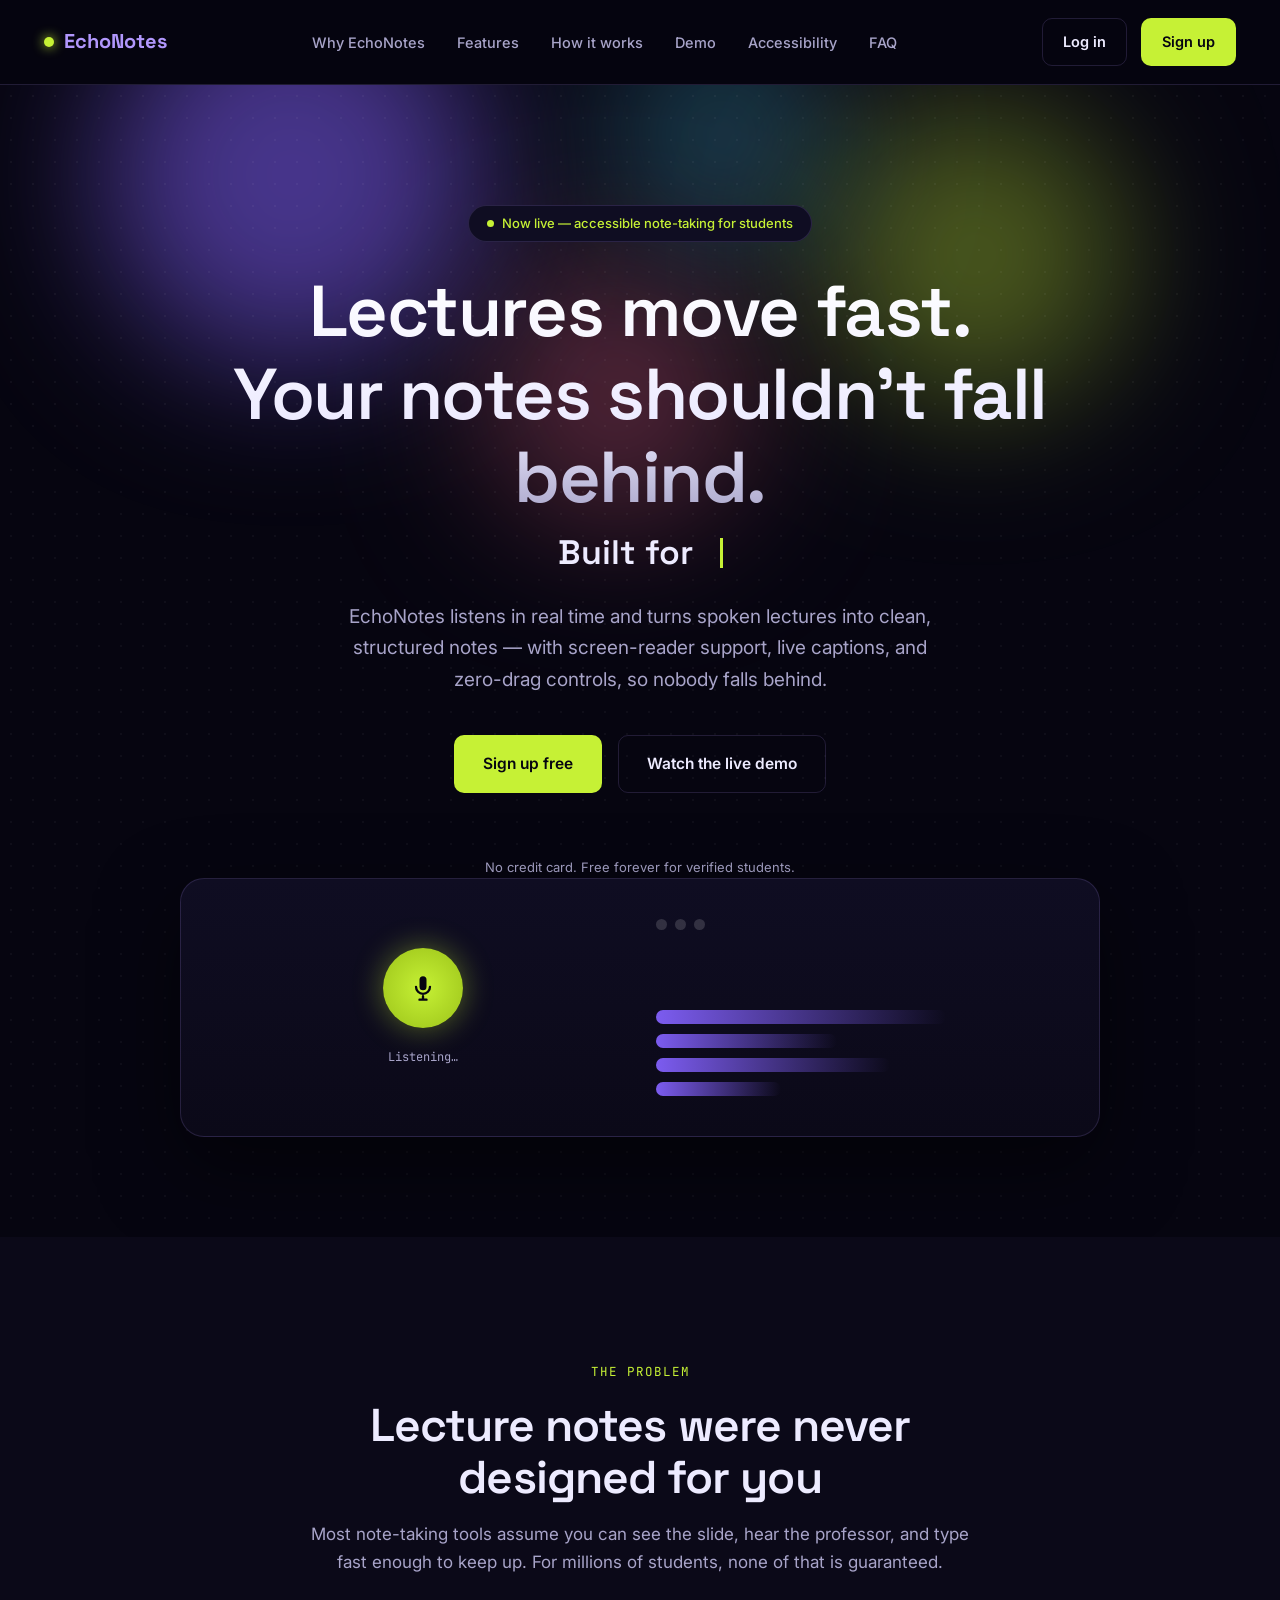
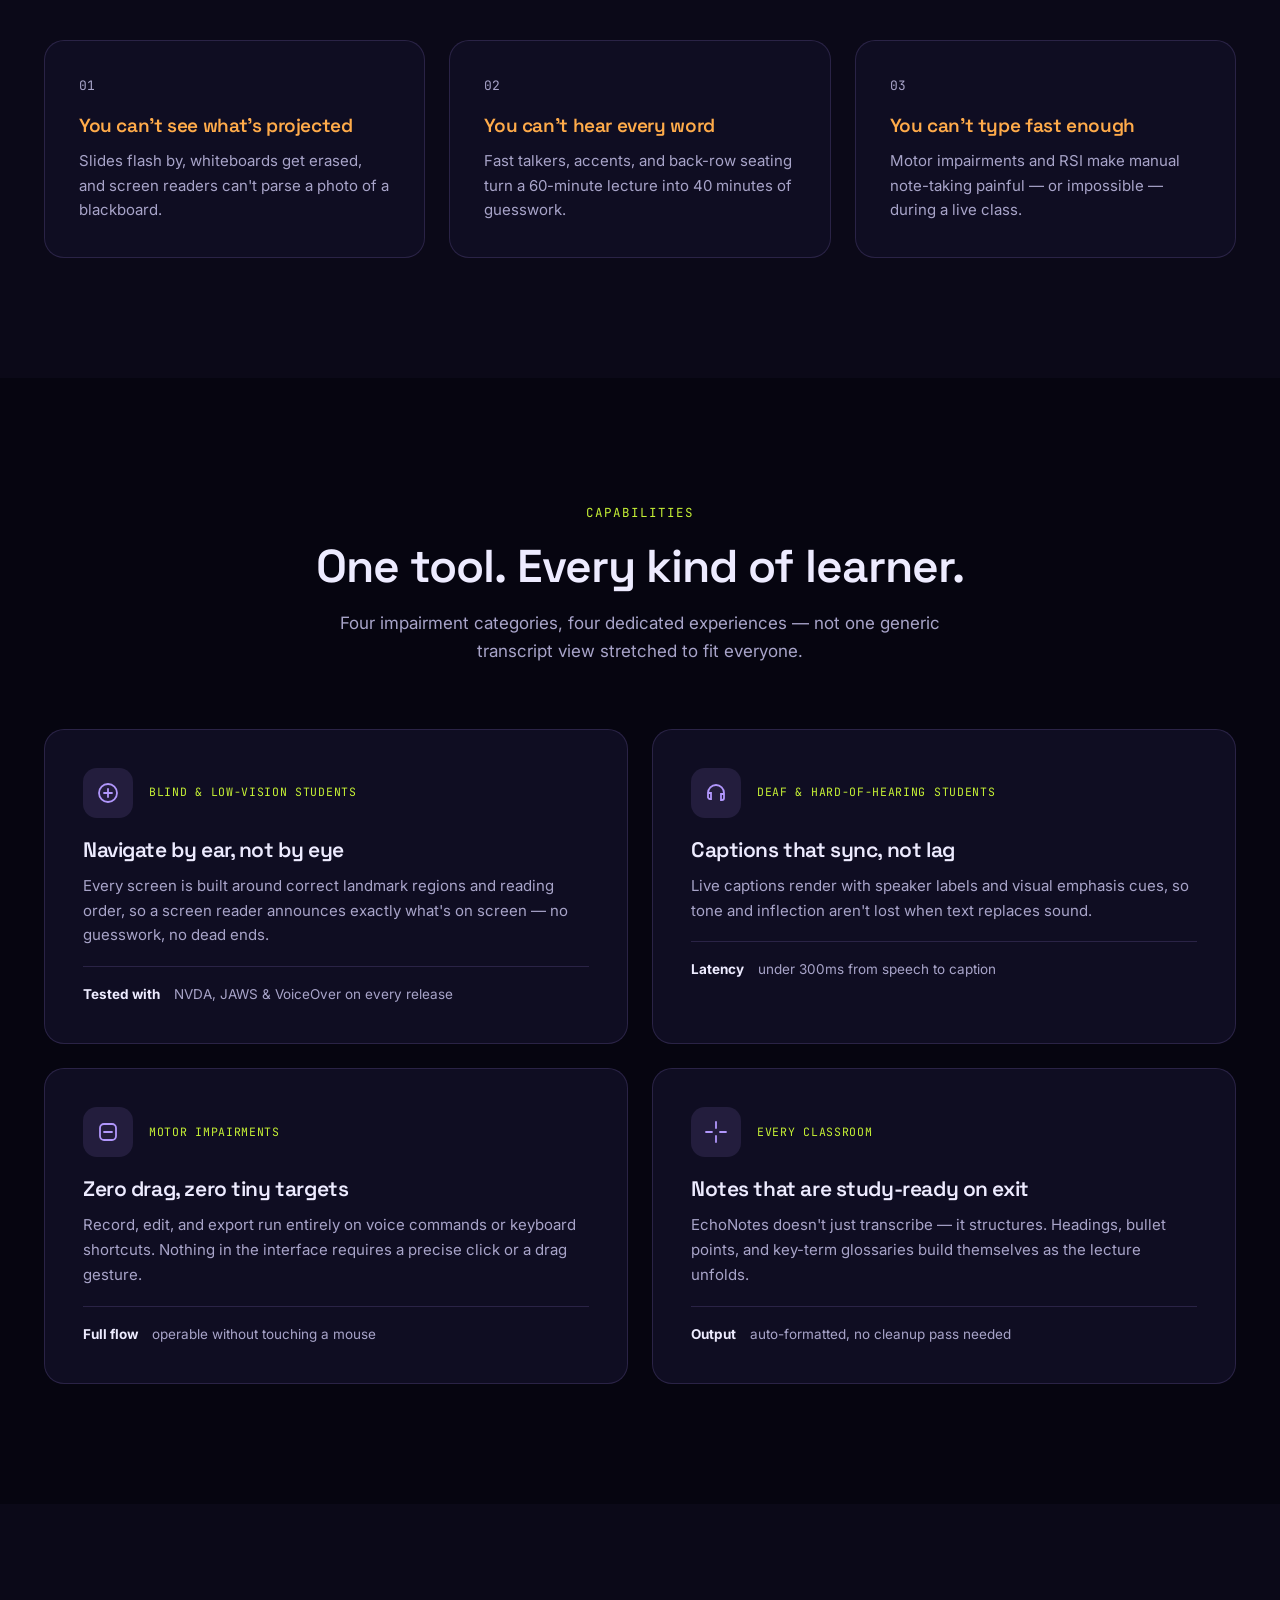
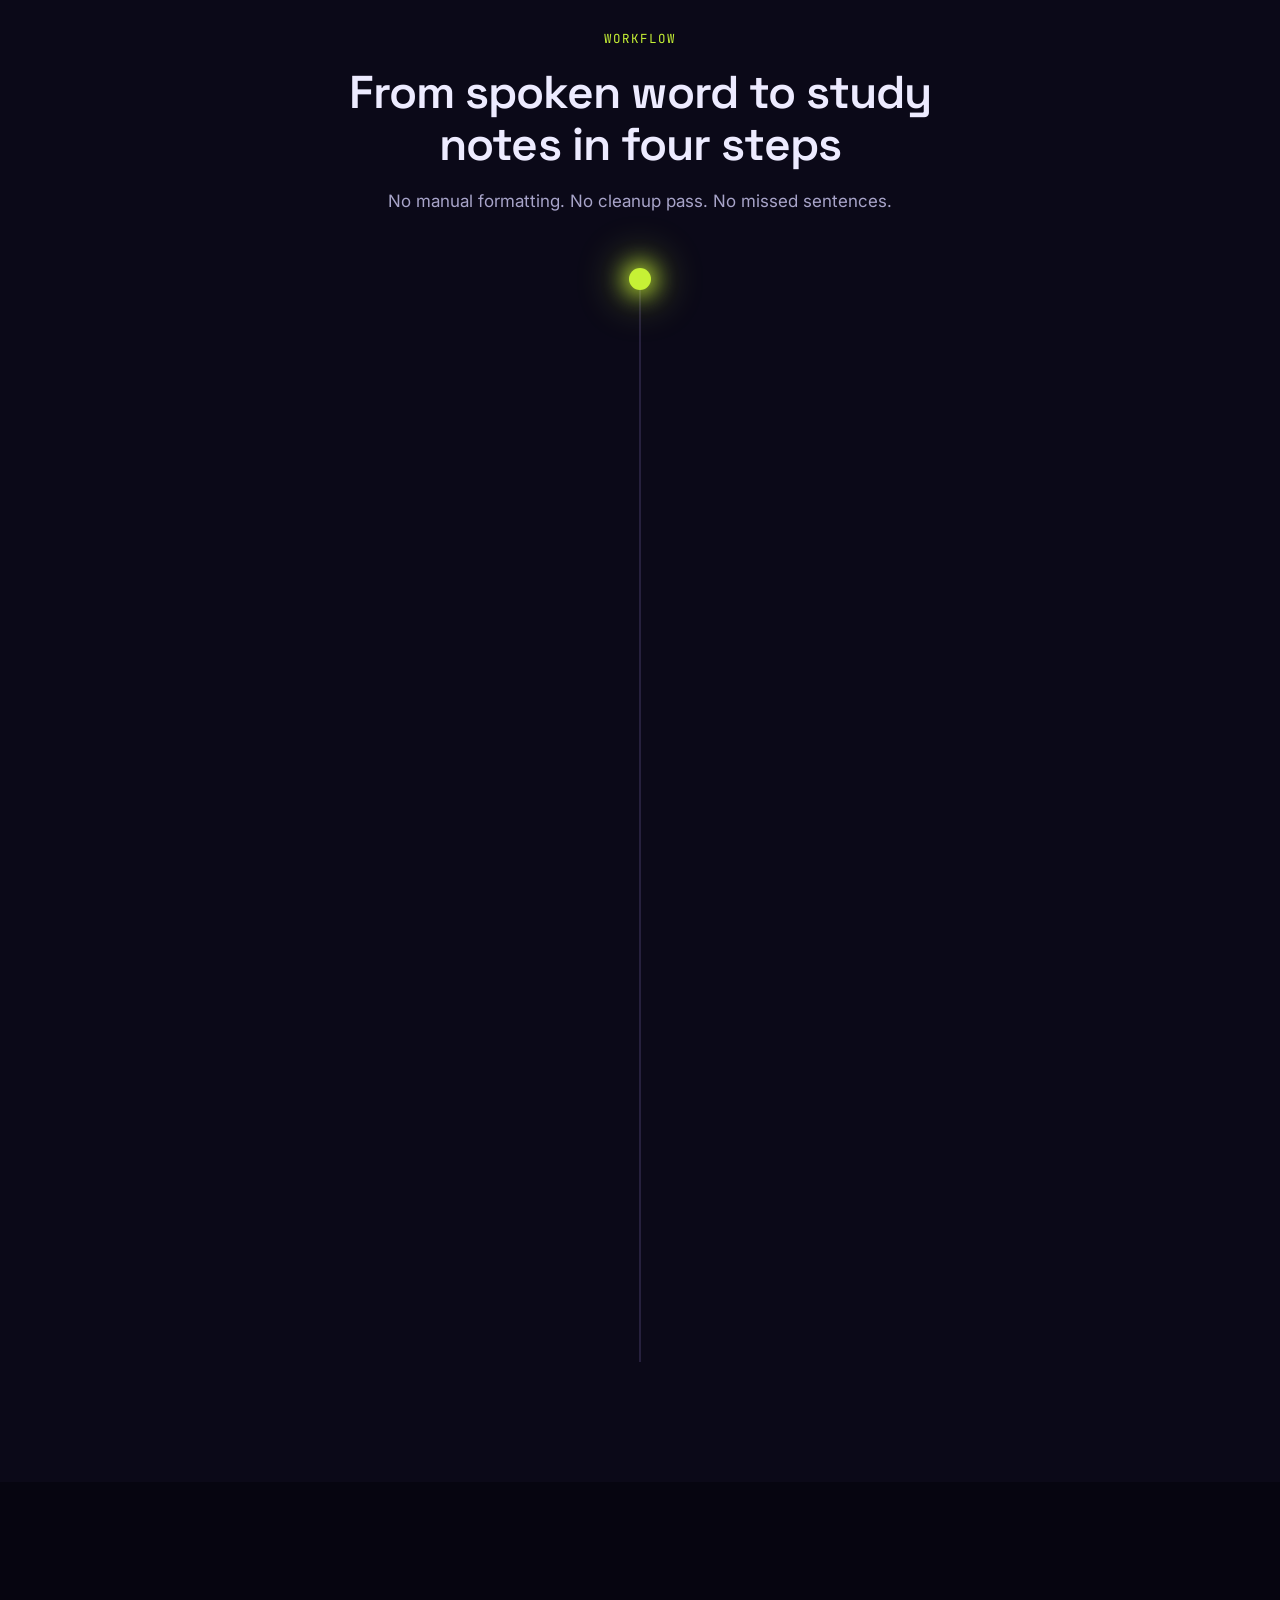
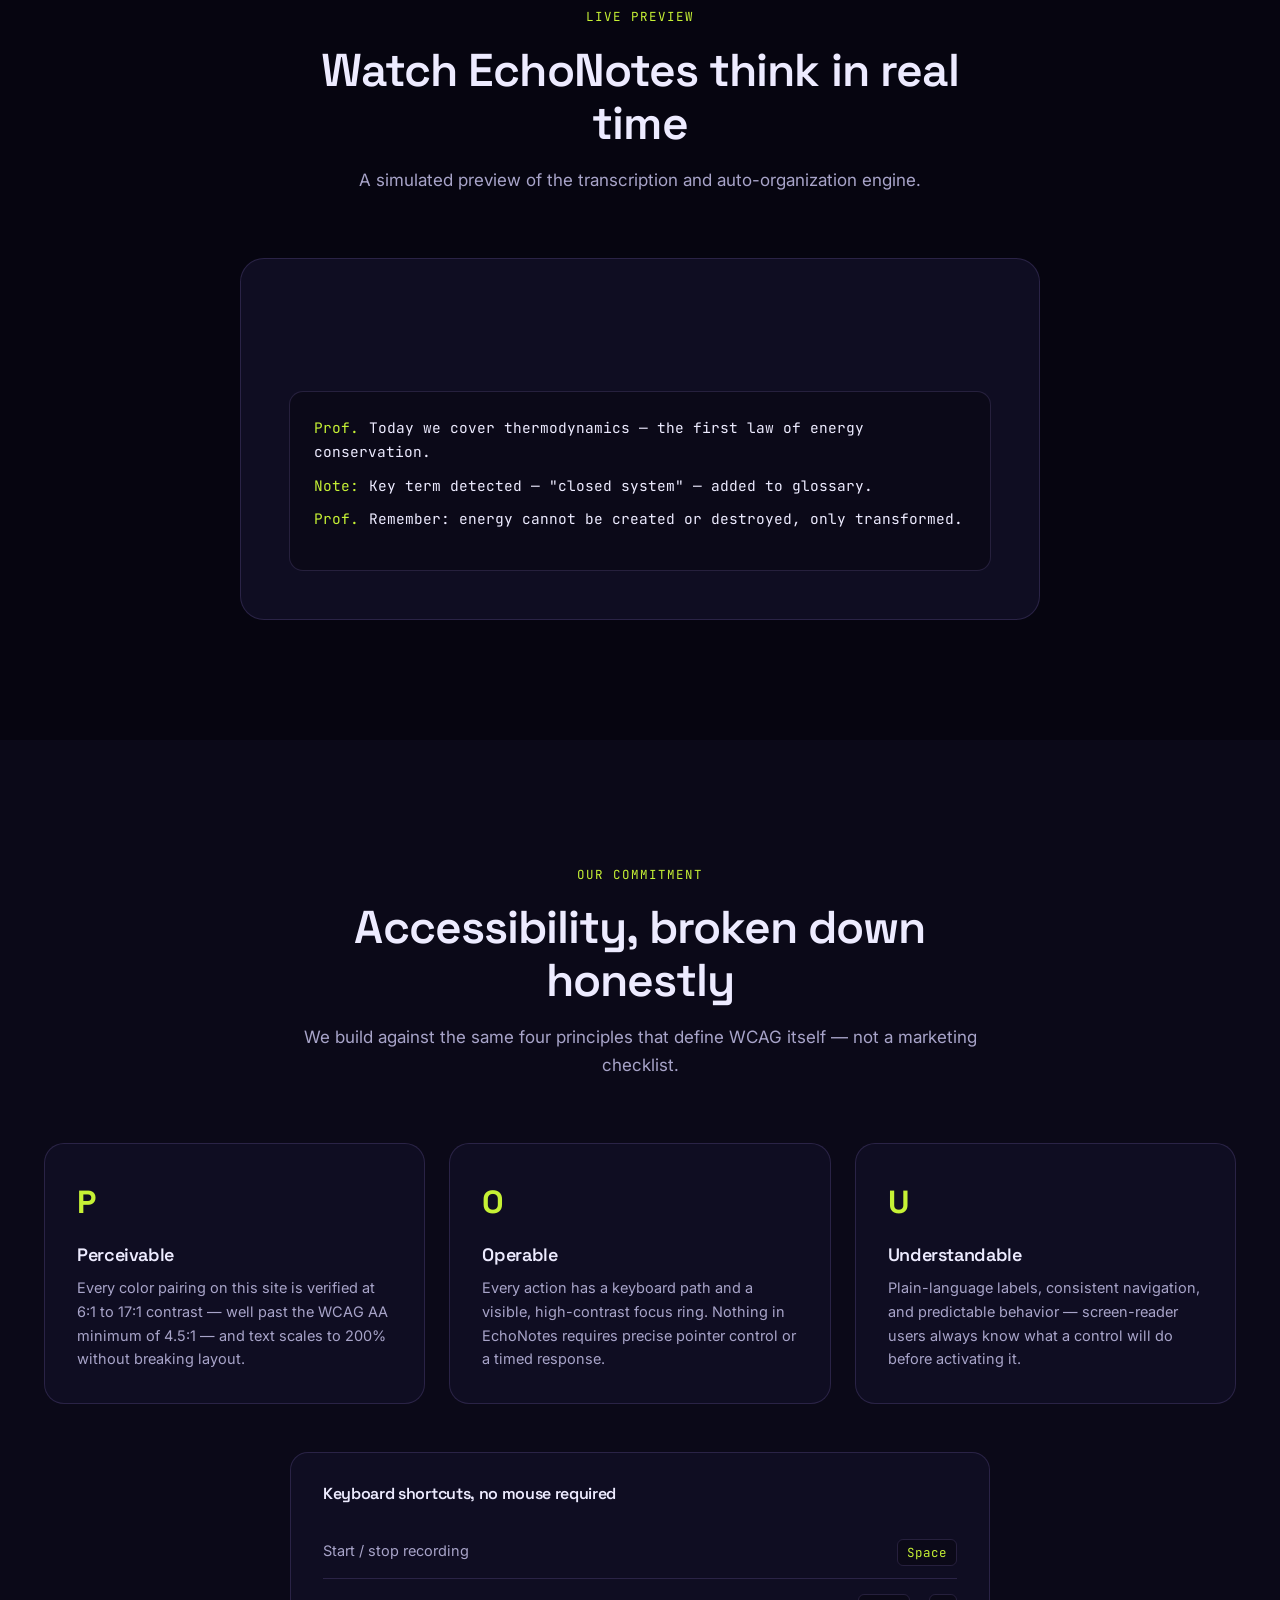
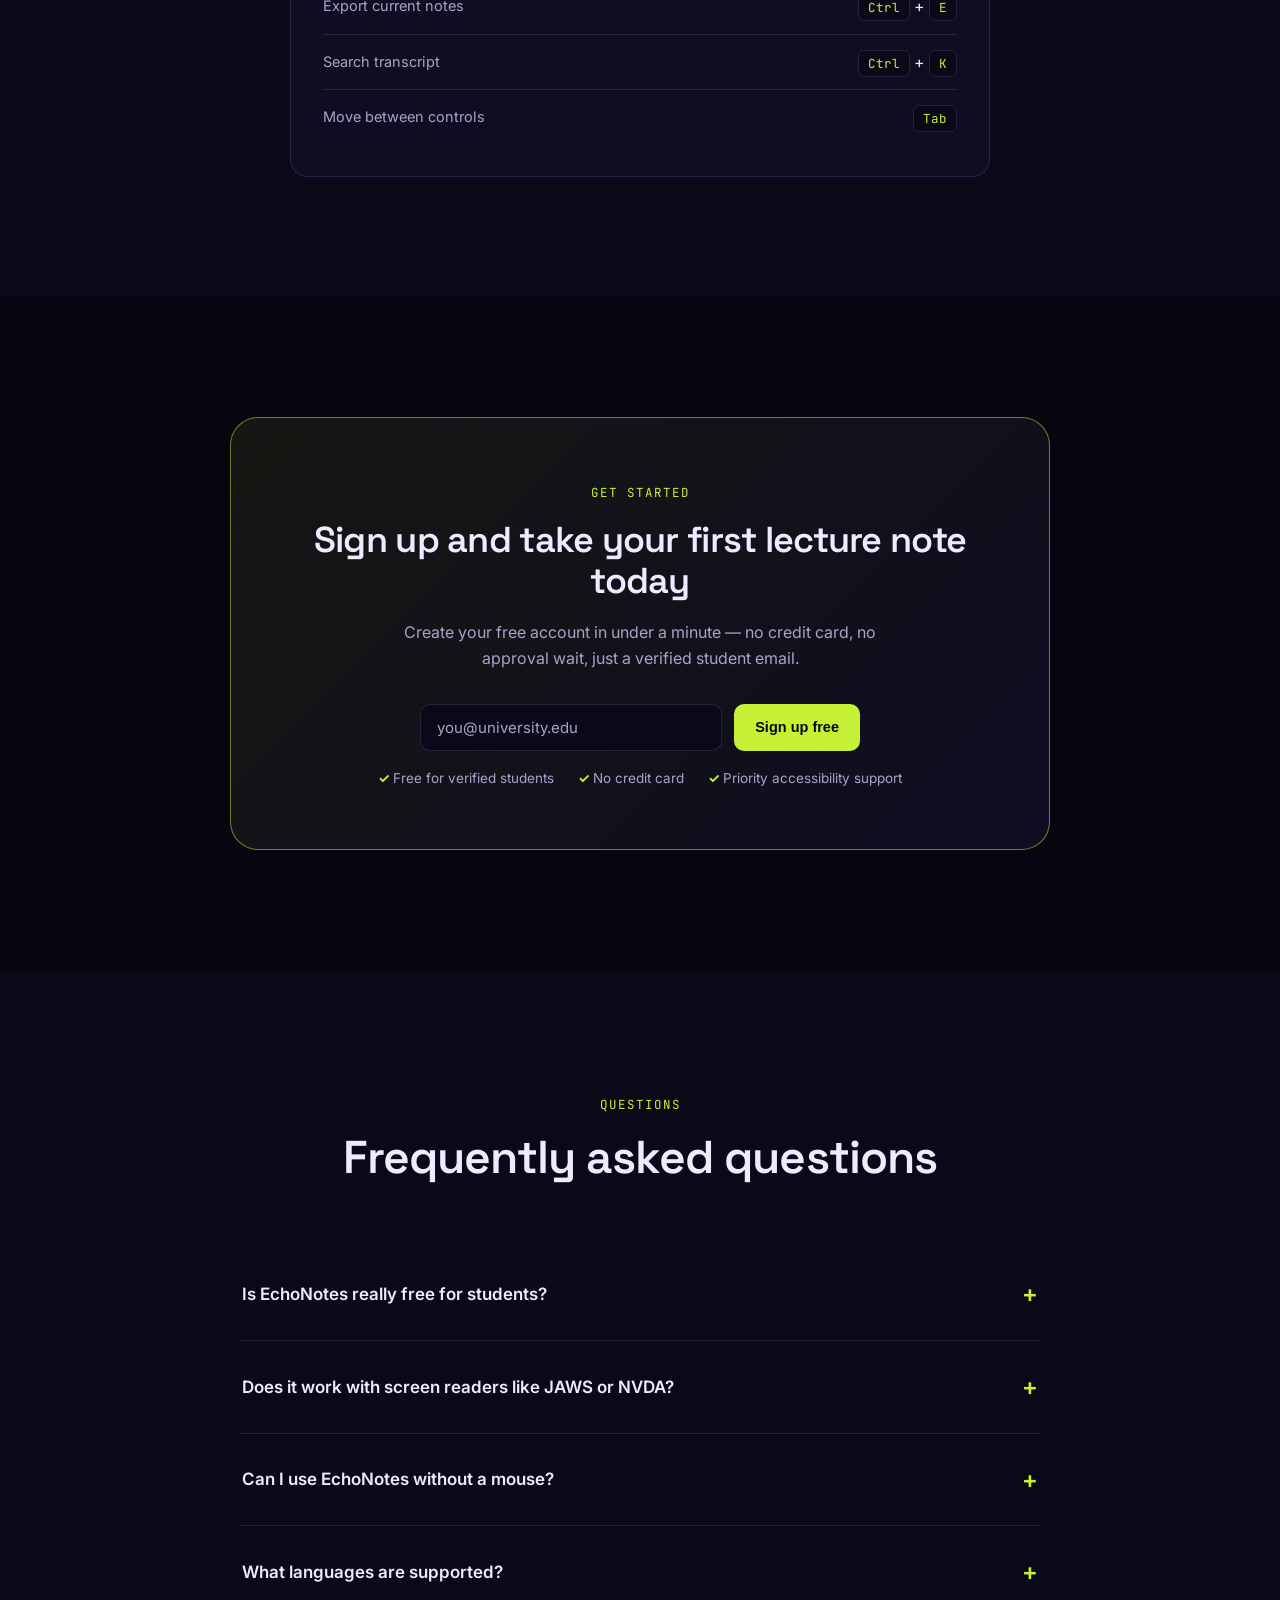
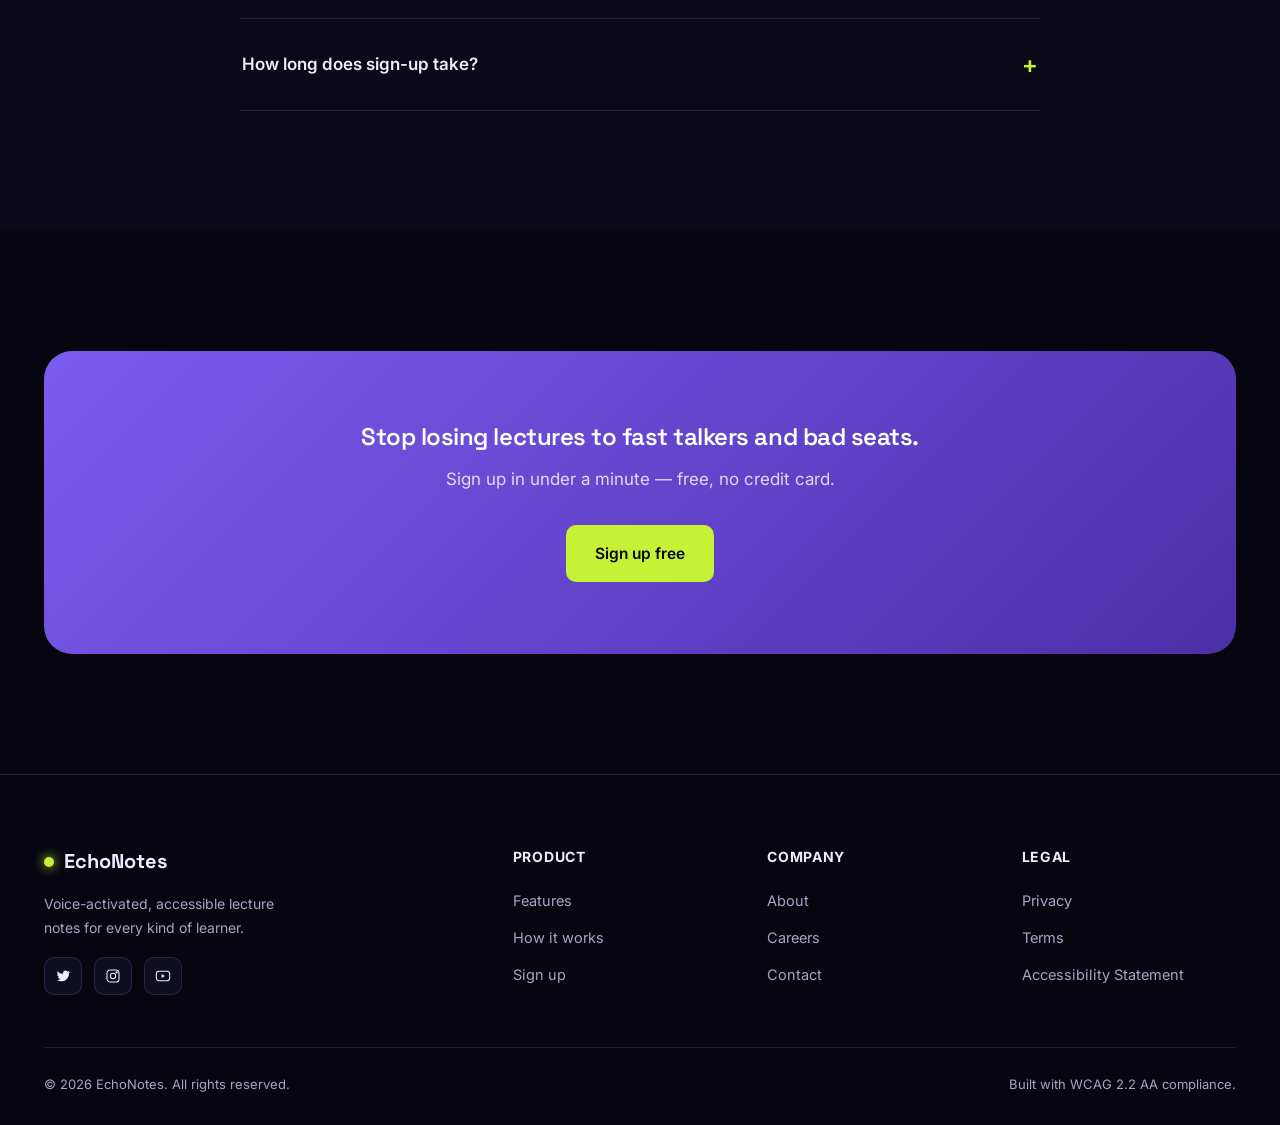
<file: frontend/index.html>
<!DOCTYPE html>
<html lang="en">
<head>
<meta charset="UTF-8">
<meta name="viewport" content="width=device-width, initial-scale=1.0">
<title>EchoNotes — The Note-Taker Built for Every Ear, Eye, and Hand</title>
<meta name="description" content="EchoNotes converts spoken lectures into organized, accessible notes in real time. Built for students with visual, hearing, or motor impairments.">
<link rel="preconnect" href="https://fonts.googleapis.com">
<link rel="preconnect" href="https://fonts.gstatic.com" crossorigin>
<link href="https://fonts.googleapis.com/css2?family=Space+Grotesk:wght@400;500;600;700&family=Inter:wght@400;500;600;700;800&family=JetBrains+Mono:wght@400;500&display=swap" rel="stylesheet">
<style>
:root{
  --bg:#060510; --bg-2:#0B0918; --card:#0F0D22; --card-hover:#151230;
  --border:rgba(177,151,252,0.16); --border-strong:rgba(198,241,53,0.5);
  --text:#EDEBFF; --muted:#A8A4C9; --violet:#B197FC; --violet-deep:#7C5CF0;
  --lime:#C6F135; --lime-dark:#9BC219; --amber:#FFAB4A; --coral:#FF6F91; --cyan:#4FD1F5;
  --radius:20px; --maxw:1240px;
}
*{box-sizing:border-box;margin:0;padding:0;}
html{scroll-behavior:smooth;}
@media (prefers-reduced-motion: reduce){*{animation:none!important;transition-duration:0.001s!important;scroll-behavior:auto!important;}}
body{font-family:'Inter',system-ui,sans-serif;background:var(--bg);color:var(--text);line-height:1.65;overflow-x:hidden;}
h1,h2,h3{font-family:'Space Grotesk',sans-serif;font-weight:600;line-height:1.15;letter-spacing:-0.02em;}
.mono{font-family:'JetBrains Mono',monospace;}
a{color:var(--violet);text-decoration:none;}
img,svg{max-width:100%;display:block;}
.container{max-width:var(--maxw);margin:0 auto;padding:0 24px;}
section{padding:120px 0;position:relative;}

.skip-link{position:absolute;left:-999px;top:0;background:var(--lime);color:var(--bg);padding:12px 20px;border-radius:0 0 10px 0;z-index:1000;font-weight:700;}
.skip-link:focus{left:0;}
a:focus-visible,button:focus-visible,summary:focus-visible,input:focus-visible{outline:3px solid var(--lime);outline-offset:3px;box-shadow:0 0 0 6px var(--bg);border-radius:6px;}

.navbar{position:sticky;top:0;z-index:100;background:rgba(6,5,16,0.7);backdrop-filter:blur(14px);border-bottom:1px solid var(--border);}
.nav-inner{display:flex;align-items:center;justify-content:space-between;padding:18px 24px;max-width:var(--maxw);margin:0 auto;}
.logo{display:flex;align-items:center;gap:10px;font-weight:700;font-size:20px;font-family:'Space Grotesk',sans-serif;}
.logo-dot{width:10px;height:10px;border-radius:50%;background:var(--lime);box-shadow:0 0 12px var(--lime);}
.nav-links{display:flex;gap:32px;list-style:none;}
.nav-links a{color:var(--muted);font-weight:500;font-size:14.5px;transition:color 0.2s;}
.nav-links a:hover{color:var(--text);}
.nav-actions{display:flex;align-items:center;gap:14px;}
.btn{display:inline-flex;align-items:center;justify-content:center;gap:8px;font-weight:600;font-size:14.5px;border-radius:10px;padding:11px 20px;border:1px solid transparent;cursor:pointer;transition:all 0.2s;white-space:nowrap;}
.btn-lime{background:var(--lime);color:var(--bg);}
.btn-lime:hover{background:var(--lime-dark);transform:translateY(-1px);}
.btn-ghost{background:transparent;color:var(--text);border-color:var(--border);}
.btn-ghost:hover{background:var(--card-hover);border-color:var(--border-strong);}
.btn-lg{padding:15px 28px;font-size:15.5px;}
.mobile-menu-btn{display:none;background:none;border:none;color:var(--text);font-size:22px;cursor:pointer;}

/* HERO — vibrant animated mesh, no concentrated navy blob */
.hero{padding:120px 0 100px;text-align:center;position:relative;isolation:isolate;overflow:hidden;}
.mesh-blob{position:absolute;border-radius:50%;filter:blur(70px);mix-blend-mode:screen;z-index:-1;}
.mesh-1{width:380px;height:380px;background:var(--violet-deep);opacity:0.55;top:-100px;left:8%;animation:drift1 14s ease-in-out infinite;}
.mesh-2{width:300px;height:300px;background:var(--lime);opacity:0.35;top:20px;right:12%;animation:drift2 11s ease-in-out infinite;}
.mesh-3{width:260px;height:260px;background:var(--coral);opacity:0.3;top:180px;left:38%;animation:drift3 16s ease-in-out infinite;}
.mesh-4{width:220px;height:220px;background:var(--cyan);opacity:0.28;top:-60px;right:35%;animation:drift4 13s ease-in-out infinite;}
@keyframes drift1{0%,100%{transform:translate(0,0) scale(1);}50%{transform:translate(60px,50px) scale(1.15);}}
@keyframes drift2{0%,100%{transform:translate(0,0) scale(1);}50%{transform:translate(-50px,40px) scale(1.1);}}
@keyframes drift3{0%,100%{transform:translate(0,0) scale(1);}50%{transform:translate(40px,-30px) scale(1.2);}}
@keyframes drift4{0%,100%{transform:translate(0,0) scale(1);}50%{transform:translate(-30px,-40px) scale(1.12);}}
.grain-overlay{position:absolute;inset:0;z-index:-1;opacity:0.04;background-image:radial-gradient(circle,#fff 1px,transparent 1px);background-size:22px 22px;}

.fade-up{opacity:0;transform:translateY(24px);animation:fadeUp 0.8s ease forwards;}
@keyframes fadeUp{to{opacity:1;transform:translateY(0);}}
.eyebrow{display:inline-flex;align-items:center;gap:8px;background:var(--card);border:1px solid var(--border);border-radius:999px;padding:7px 18px;font-size:13px;font-weight:500;color:var(--lime);margin-bottom:28px;}
.eyebrow .pulse-dot{width:7px;height:7px;border-radius:50%;background:var(--lime);animation:pulseDot 1.6s ease-in-out infinite;}
@keyframes pulseDot{0%,100%{box-shadow:0 0 0 0 rgba(198,241,53,0.6);}50%{box-shadow:0 0 0 6px rgba(198,241,53,0);}}
.hero h1{font-size:clamp(38px,6.5vw,72px);max-width:940px;margin:0 auto 12px;background:linear-gradient(180deg,#fff 0%,var(--text) 60%,var(--muted) 100%);-webkit-background-clip:text;background-clip:text;-webkit-text-fill-color:transparent;}

.rotating-line{font-size:clamp(22px,3.4vw,34px);font-family:'Space Grotesk',sans-serif;font-weight:600;margin-bottom:26px;height:1.3em;display:flex;align-items:center;justify-content:center;gap:2px;}
.rotating-line .static-part{color:var(--text);}
.rotating-word{color:var(--lime);display:inline-block;min-width:10px;}
.type-cursor{display:inline-block;width:3px;height:0.9em;background:var(--lime);margin-left:4px;animation:cursorBlink 0.9s step-end infinite;}
@keyframes cursorBlink{0%,50%{opacity:1;}51%,100%{opacity:0;}}
@media (prefers-reduced-motion: reduce){.type-cursor{animation:none;opacity:1;}}

@keyframes swapText{0%{opacity:0;transform:translateY(8px);}100%{opacity:1;transform:translateY(0);}}
.hero .lead{font-size:19px;color:var(--muted);max-width:600px;margin:0 auto 40px;}
.hero-ctas{display:flex;gap:16px;justify-content:center;flex-wrap:wrap;margin-bottom:64px;}
.hero-note{font-size:13px;color:var(--muted);}
.hero-visual{max-width:920px;margin:0 auto;border-radius:24px;overflow:hidden;border:1px solid var(--border);background:linear-gradient(180deg,var(--card) 0%,var(--bg-2) 100%);box-shadow:0 30px 80px rgba(0,0,0,0.5);transition:transform 0.15s ease-out;will-change:transform;}
.hero-visual-inner{padding:40px;display:grid;grid-template-columns:1fr 1fr;gap:32px;align-items:center;}
.mic-visualizer{display:flex;flex-direction:column;align-items:center;justify-content:center;gap:20px;}
.mic-core{width:80px;height:80px;border-radius:50%;background:radial-gradient(circle,var(--lime),var(--lime-dark));display:flex;align-items:center;justify-content:center;position:relative;box-shadow:0 0 30px rgba(198,241,53,0.4);}
.mic-ring{position:absolute;border:2px solid var(--lime);border-radius:50%;opacity:0;animation:ringPulse 2.4s ease-out infinite;}
.mic-ring.r1{width:80px;height:80px;animation-delay:0s;}
.mic-ring.r2{width:80px;height:80px;animation-delay:0.8s;}
.mic-ring.r3{width:80px;height:80px;animation-delay:1.6s;}
@keyframes ringPulse{0%{width:80px;height:80px;opacity:0.6;}100%{width:170px;height:170px;opacity:0;}}
.mic-label{font-family:'JetBrains Mono',monospace;font-size:12px;color:var(--muted);}
.terminal-dots{display:flex;gap:8px;margin-bottom:20px;}
.terminal-dots span{width:11px;height:11px;border-radius:50%;background:rgba(255,255,255,0.15);}
.mini-wave{display:flex;align-items:center;gap:4px;height:40px;margin-bottom:20px;}
.mini-bar{width:4px;background:var(--lime);border-radius:2px;animation:mwave 1s ease-in-out infinite;}
@keyframes mwave{0%,100%{height:8px;}50%{height:32px;}}
.hero-bars{display:flex;flex-direction:column;gap:10px;}
.hero-bar{height:14px;border-radius:7px;background:linear-gradient(90deg,var(--violet-deep),transparent);position:relative;overflow:hidden;}
.hero-bar::after{content:"";position:absolute;top:0;left:-100%;width:60%;height:100%;background:linear-gradient(90deg,transparent,rgba(255,255,255,0.15),transparent);animation:shimmer 2.5s ease-in-out infinite;}
@keyframes shimmer{to{left:130%;}}

.section-head{max-width:680px;margin:0 auto 64px;text-align:center;}
.tag-label{display:inline-block;font-family:'JetBrains Mono',monospace;font-size:12.5px;color:var(--lime);letter-spacing:0.08em;text-transform:uppercase;margin-bottom:16px;}
.section-head h2{font-size:clamp(30px,4.5vw,46px);margin-bottom:16px;}
.section-head p{color:var(--muted);font-size:17px;}

.problem-grid{display:grid;grid-template-columns:repeat(3,1fr);gap:24px;}
.problem-card{background:var(--card);border:1px solid var(--border);border-radius:var(--radius);padding:34px;transition:transform 0.2s,border-color 0.2s;}
.problem-card:hover{transform:translateY(-3px);border-color:var(--border-strong);}
.problem-num{font-family:'JetBrains Mono',monospace;font-size:13px;color:var(--muted);margin-bottom:18px;}
.problem-card h3{font-size:19px;margin-bottom:12px;color:var(--amber);}
.problem-card p{color:var(--muted);font-size:15px;}

.cap-grid{display:grid;grid-template-columns:1fr 1fr;gap:24px;}
.cap-card{background:var(--card);border:1px solid var(--border);border-radius:var(--radius);padding:38px;transition:all 0.25s;}
.cap-card:hover{border-color:var(--border-strong);background:var(--card-hover);transform:translateY(-3px);}
.cap-top{display:flex;align-items:center;gap:16px;margin-bottom:20px;}
.cap-icon{width:50px;height:50px;border-radius:14px;background:rgba(177,151,252,0.12);display:flex;align-items:center;justify-content:center;flex-shrink:0;}
.cap-persona{font-family:'JetBrains Mono',monospace;font-size:11.5px;color:var(--lime);text-transform:uppercase;letter-spacing:0.06em;}
.cap-card h3{font-size:21px;margin-bottom:12px;}
.cap-card p{color:var(--muted);font-size:15px;margin-bottom:18px;}
.cap-proof{display:flex;align-items:center;gap:10px;padding-top:16px;border-top:1px solid var(--border);font-size:13.5px;color:var(--muted);}
.cap-proof strong{color:var(--text);}

.steps-row{position:relative;max-width:760px;margin:0 auto;padding:20px 0;}
.timeline-track{position:absolute;top:0;bottom:0;left:50%;width:2px;background:var(--border);transform:translateX(-50%);z-index:0;}
.timeline-glow{position:absolute;left:50%;top:0;width:22px;height:22px;border-radius:50%;background:var(--lime);transform:translate(-50%,-50%);box-shadow:0 0 20px 6px rgba(198,241,53,0.7),0 0 40px 14px rgba(198,241,53,0.3);z-index:2;transition:top 0.05s linear;}
.steps-list{display:flex;flex-direction:column;gap:64px;position:relative;z-index:1;}
.step{width:52%;padding:32px;background:var(--card);border:1px solid var(--border);border-radius:var(--radius);opacity:0;transition:opacity 0.35s ease, transform 0.35s ease;}
.step.step-left{align-self:flex-start;transform:translateX(-50px);}
.step.step-right{align-self:flex-end;transform:translateX(50px);}
.step.in-view{opacity:1;transform:translateX(0);}
.step-num{font-family:'JetBrains Mono',monospace;font-size:14px;color:var(--lime);margin-bottom:16px;display:inline-block;background:var(--bg-2);border:1px solid var(--border-strong);border-radius:8px;padding:4px 10px;}
.step h3{font-size:19px;margin-bottom:10px;}
.step p{color:var(--muted);font-size:14.5px;}

@media(max-width:900px){
  .timeline-track,.timeline-glow{left:20px;}
  .step{width:100%;align-self:flex-start!important;padding-left:44px;}
  .step.step-left,.step.step-right{transform:translateY(24px);}
  .step.in-view{transform:translateY(0);}
}
@media (prefers-reduced-motion: reduce){
  .step{opacity:1!important;transform:none!important;transition:none!important;}
  .timeline-glow{display:none;}
}

.demo-panel{background:var(--card);border:1px solid var(--border);border-radius:24px;padding:48px;max-width:800px;margin:0 auto;}
.waveform{display:flex;align-items:center;gap:5px;height:56px;margin-bottom:28px;justify-content:center;}
.wave-bar{width:5px;background:var(--lime);border-radius:3px;animation:wave 1.1s ease-in-out infinite;}
@keyframes wave{0%,100%{height:10px;}50%{height:44px;}}
.transcript-box{background:var(--bg-2);border:1px solid var(--border);border-radius:14px;padding:24px;min-height:180px;}
.transcript-line{font-family:'JetBrains Mono',monospace;font-size:14.5px;color:var(--text);opacity:0;animation:fadeIn 0.5s forwards;margin-bottom:10px;}
.transcript-line span.tag{color:var(--lime);margin-right:10px;}
@keyframes fadeIn{to{opacity:1;}}

.pour-grid{display:grid;grid-template-columns:repeat(3,1fr);gap:24px;margin-bottom:48px;}
.pour-card{background:var(--card);border:1px solid var(--border);border-radius:var(--radius);padding:32px;}
.pour-letter{font-family:'Space Grotesk',sans-serif;font-size:32px;font-weight:700;color:var(--lime);margin-bottom:16px;}
.pour-card h3{font-size:18px;margin-bottom:10px;}
.pour-card p{color:var(--muted);font-size:14.5px;}
.kbd-panel{background:var(--card);border:1px solid var(--border);border-radius:18px;padding:32px;max-width:700px;margin:0 auto;}
.kbd-panel-head{display:flex;justify-content:space-between;align-items:center;margin-bottom:20px;}
.kbd-panel-head h3{font-size:16px;}
.kbd-row{display:flex;justify-content:space-between;align-items:center;padding:14px 0;border-bottom:1px solid var(--border);}
.kbd-row:last-child{border-bottom:none;}
.kbd-row span:first-child{color:var(--muted);font-size:14.5px;}
kbd{background:var(--bg-2);border:1px solid var(--border);border-radius:6px;padding:4px 9px;font-family:'JetBrains Mono',monospace;font-size:12.5px;color:var(--lime);}

.access-panel{background:linear-gradient(135deg,rgba(198,241,53,0.08),var(--card));border:1px solid var(--border-strong);border-radius:28px;padding:60px;max-width:820px;margin:0 auto;text-align:center;}
.access-panel h2{font-size:clamp(26px,3.6vw,36px);margin-bottom:16px;}
.access-panel p{color:var(--muted);font-size:16px;margin-bottom:32px;max-width:520px;margin-left:auto;margin-right:auto;}
.access-form{display:flex;gap:12px;max-width:440px;margin:0 auto 16px;flex-wrap:wrap;}
.access-form input{flex:1;min-width:220px;background:var(--bg-2);border:1px solid var(--border);border-radius:10px;padding:13px 16px;color:var(--text);font-size:15px;font-family:'Inter',sans-serif;}
.access-form input::placeholder{color:var(--muted);}
.access-form input:focus-visible{outline:3px solid var(--lime);outline-offset:2px;}
.access-perks{display:flex;gap:24px;justify-content:center;flex-wrap:wrap;margin-top:8px;font-size:13.5px;color:var(--muted);}
.access-perks span::before{content:"✓ ";color:var(--lime);font-weight:700;}

.faq-list{max-width:800px;margin:0 auto;}
details.faq-item{border-bottom:1px solid var(--border);padding:24px 0;}
summary{cursor:pointer;font-weight:600;font-size:17px;list-style:none;display:flex;justify-content:space-between;align-items:center;padding:2px;}
summary::-webkit-details-marker{display:none;}
summary::after{content:"+";font-size:24px;color:var(--lime);transition:transform 0.2s;flex-shrink:0;margin-left:20px;}
details[open] summary::after{transform:rotate(45deg);}
.faq-item p{color:var(--muted);margin-top:14px;font-size:15px;}

.cta-banner{background:linear-gradient(135deg,var(--violet-deep) 0%,#4A2FA8 100%);border-radius:28px;padding:72px 48px;text-align:center;margin:0 24px;max-width:calc(var(--maxw) - 48px);margin-left:auto;margin-right:auto;}
.cta-banner h2{color:#fff;margin-bottom:14px;}
.cta-banner p{color:rgba(255,255,255,0.8);margin-bottom:32px;font-size:17px;}

footer{border-top:1px solid var(--border);padding:70px 0 30px;}
.footer-grid{display:grid;grid-template-columns:2fr 1fr 1fr 1fr;gap:40px;margin-bottom:48px;}
.footer-col h4{font-size:14px;margin-bottom:18px;color:var(--text);text-transform:uppercase;letter-spacing:0.05em;}
.footer-col ul{list-style:none;}
.footer-col ul li{margin-bottom:11px;}
.footer-col a{color:var(--muted);font-size:14.5px;}
.footer-col a:hover{color:var(--text);}
.social-icons{display:flex;gap:12px;margin-top:18px;}
.social-icons a{width:38px;height:38px;border-radius:10px;background:var(--card);border:1px solid var(--border);display:flex;align-items:center;justify-content:center;}
.footer-bottom{border-top:1px solid var(--border);padding-top:26px;display:flex;justify-content:space-between;flex-wrap:wrap;gap:12px;font-size:13px;color:var(--muted);}

@media(max-width:900px){
  .hero-visual-inner{grid-template-columns:1fr;}
  .problem-grid{grid-template-columns:1fr;}
  .cap-grid{grid-template-columns:1fr;}
  .steps-row{grid-template-columns:repeat(2,1fr);gap:24px;}
  .step::after{display:none;}
  .pour-grid{grid-template-columns:1fr;}
  .footer-grid{grid-template-columns:repeat(2,1fr);}
  .nav-links{display:none;}
  .mobile-menu-btn{display:block;}
  .access-panel{padding:40px 24px;}
}
@media(max-width:560px){
  .footer-grid{grid-template-columns:1fr;}
  section{padding:80px 0;}
  .access-form{flex-direction:column;}
}
</style>
</head>
<body>
<a href="#main-content" class="skip-link">Skip to main content</a>

<header class="navbar">
  <div class="nav-inner">
    <a href="#" class="logo" aria-label="EchoNotes home"><span class="logo-dot" aria-hidden="true"></span>EchoNotes</a>
    <nav aria-label="Primary">
      <ul class="nav-links">
        <li><a href="#problem">Why EchoNotes</a></li>
        <li><a href="#features">Features</a></li>
        <li><a href="#how-it-works">How it works</a></li>
        <li><a href="#demo">Demo</a></li>
        <li><a href="#accessibility">Accessibility</a></li>
        <li><a href="#faq">FAQ</a></li>
      </ul>
    </nav>
    <div class="nav-actions">
      <a href="/login.html" class="btn btn-ghost">Log in</a>
      <a href="/login.html" class="btn btn-lime">Sign up</a>
      <button class="mobile-menu-btn" aria-label="Open menu">☰</button>
    </div>
  </div>
</header>

<main id="main-content">
  <section class="hero" id="heroSection">
    <div class="mesh-blob mesh-1" aria-hidden="true"></div>
    <div class="mesh-blob mesh-2" aria-hidden="true"></div>
    <div class="mesh-blob mesh-3" aria-hidden="true"></div>
    <div class="mesh-blob mesh-4" aria-hidden="true"></div>
    <div class="grain-overlay" aria-hidden="true"></div>
    <div class="container">
      <span class="eyebrow fade-up" style="animation-delay:0s;"><span class="pulse-dot" aria-hidden="true"></span>Now live — accessible note-taking for students</span>
      <h1 class="fade-up" style="animation-delay:0.1s;">Lectures move fast.<br>Your notes shouldn't fall behind.</h1>
      <p class="rotating-line fade-up" style="animation-delay:0.15s;"><span class="static-part">Built for&nbsp;</span><span class="rotating-word" id="rotatingWord"></span><span class="type-cursor" aria-hidden="true"></span></p>
      <p class="lead fade-up" style="animation-delay:0.2s;">EchoNotes listens in real time and turns spoken lectures into clean, structured notes — with screen-reader support, live captions, and zero-drag controls, so nobody falls behind.</p>
      <div class="hero-ctas fade-up" style="animation-delay:0.3s;">
        <a href="/login.html" class="btn btn-lime btn-lg">Sign up free</a>
        <a href="#demo" class="btn btn-ghost btn-lg">Watch the live demo</a>
      </div>
      <p class="hero-note">No credit card. Free forever for verified students.</p>
    </div>
    <div class="container">
      <div class="hero-visual fade-up" id="heroCard" style="animation-delay:0.4s;">
        <div class="hero-visual-inner">
          <div class="mic-visualizer">
            <div style="position:relative;display:flex;align-items:center;justify-content:center;">
              <div class="mic-ring r1" aria-hidden="true"></div>
              <div class="mic-ring r2" aria-hidden="true"></div>
              <div class="mic-ring r3" aria-hidden="true"></div>
              <div class="mic-core" aria-hidden="true">
                <svg width="28" height="28" viewBox="0 0 24 24" fill="none"><rect x="9" y="2" width="6" height="12" rx="3" fill="#060510"/><path d="M6 11a6 6 0 0 0 12 0" stroke="#060510" stroke-width="2" stroke-linecap="round"/><path d="M12 19v3M9 22h6" stroke="#060510" stroke-width="2" stroke-linecap="round"/></svg>
              </div>
            </div>
            <span class="mic-label">Listening…</span>
          </div>
          <div>
            <div class="terminal-dots" aria-hidden="true"><span></span><span></span><span></span></div>
            <div class="mini-wave" aria-hidden="true">
              <div class="mini-bar" style="animation-delay:0s"></div><div class="mini-bar" style="animation-delay:0.1s"></div><div class="mini-bar" style="animation-delay:0.2s"></div><div class="mini-bar" style="animation-delay:0.15s"></div><div class="mini-bar" style="animation-delay:0.3s"></div><div class="mini-bar" style="animation-delay:0.05s"></div><div class="mini-bar" style="animation-delay:0.25s"></div><div class="mini-bar" style="animation-delay:0.12s"></div><div class="mini-bar" style="animation-delay:0.22s"></div><div class="mini-bar" style="animation-delay:0.08s"></div>
            </div>
            <div class="hero-bars" aria-hidden="true">
              <div class="hero-bar" style="width:72%"></div>
              <div class="hero-bar" style="width:45%"></div>
              <div class="hero-bar" style="width:58%"></div>
              <div class="hero-bar" style="width:31%"></div>
            </div>
          </div>
        </div>
      </div>
    </div>
  </section>

  <section id="problem" style="background:var(--bg-2);">
    <div class="container">
      <div class="section-head">
        <span class="tag-label">The problem</span>
        <h2>Lecture notes were never designed for you</h2>
        <p>Most note-taking tools assume you can see the slide, hear the professor, and type fast enough to keep up. For millions of students, none of that is guaranteed.</p>
      </div>
      <div class="problem-grid">
        <div class="problem-card">
          <div class="problem-num">01</div>
          <h3>You can't see what's projected</h3>
          <p>Slides flash by, whiteboards get erased, and screen readers can't parse a photo of a blackboard.</p>
        </div>
        <div class="problem-card">
          <div class="problem-num">02</div>
          <h3>You can't hear every word</h3>
          <p>Fast talkers, accents, and back-row seating turn a 60-minute lecture into 40 minutes of guesswork.</p>
        </div>
        <div class="problem-card">
          <div class="problem-num">03</div>
          <h3>You can't type fast enough</h3>
          <p>Motor impairments and RSI make manual note-taking painful — or impossible — during a live class.</p>
        </div>
      </div>
    </div>
  </section>

  <section id="features">
    <div class="container">
      <div class="section-head">
        <span class="tag-label">Capabilities</span>
        <h2>One tool. Every kind of learner.</h2>
        <p>Four impairment categories, four dedicated experiences — not one generic transcript view stretched to fit everyone.</p>
      </div>
      <div class="cap-grid">
        <div class="cap-card">
          <div class="cap-top">
            <div class="cap-icon" aria-hidden="true"><svg width="24" height="24" viewBox="0 0 24 24" fill="none"><circle cx="12" cy="12" r="9" stroke="#B197FC" stroke-width="1.8"/><path d="M8 12h8M12 8v8" stroke="#B197FC" stroke-width="1.8" stroke-linecap="round"/></svg></div>
            <span class="cap-persona">Blind &amp; low-vision students</span>
          </div>
          <h3>Navigate by ear, not by eye</h3>
          <p>Every screen is built around correct landmark regions and reading order, so a screen reader announces exactly what's on screen — no guesswork, no dead ends.</p>
          <div class="cap-proof"><strong>Tested with</strong>&nbsp;NVDA, JAWS &amp; VoiceOver on every release</div>
        </div>
        <div class="cap-card">
          <div class="cap-top">
            <div class="cap-icon" aria-hidden="true"><svg width="24" height="24" viewBox="0 0 24 24" fill="none"><path d="M4 12a8 8 0 1 1 16 0v5a2 2 0 0 1-2 2h-1v-6h3M4 17v-5h3v6H6a2 2 0 0 1-2-2z" stroke="#B197FC" stroke-width="1.8"/></svg></div>
            <span class="cap-persona">deaf &amp; hard-of-hearing students</span>
          </div>
          <h3>Captions that sync, not lag</h3>
          <p>Live captions render with speaker labels and visual emphasis cues, so tone and inflection aren't lost when text replaces sound.</p>
          <div class="cap-proof"><strong>Latency</strong>&nbsp;under 300ms from speech to caption</div>
        </div>
        <div class="cap-card">
          <div class="cap-top">
            <div class="cap-icon" aria-hidden="true"><svg width="24" height="24" viewBox="0 0 24 24" fill="none"><rect x="4" y="4" width="16" height="16" rx="4" stroke="#B197FC" stroke-width="1.8"/><path d="M8 12h8" stroke="#B197FC" stroke-width="1.8" stroke-linecap="round"/></svg></div>
            <span class="cap-persona">Motor impairments</span>
          </div>
          <h3>Zero drag, zero tiny targets</h3>
          <p>Record, edit, and export run entirely on voice commands or keyboard shortcuts. Nothing in the interface requires a precise click or a drag gesture.</p>
          <div class="cap-proof"><strong>Full flow</strong>&nbsp;operable without touching a mouse</div>
        </div>
        <div class="cap-card">
          <div class="cap-top">
            <div class="cap-icon" aria-hidden="true"><svg width="24" height="24" viewBox="0 0 24 24" fill="none"><path d="M12 2v6M12 16v6M2 12h6M16 12h6" stroke="#B197FC" stroke-width="1.8" stroke-linecap="round"/></svg></div>
            <span class="cap-persona">Every classroom</span>
          </div>
          <h3>Notes that are study-ready on exit</h3>
          <p>EchoNotes doesn't just transcribe — it structures. Headings, bullet points, and key-term glossaries build themselves as the lecture unfolds.</p>
          <div class="cap-proof"><strong>Output</strong>&nbsp;auto-formatted, no cleanup pass needed</div>
        </div>
      </div>
    </div>
  </section>

  <section id="how-it-works" style="background:var(--bg-2);">
    <div class="container">
      <div class="section-head">
        <span class="tag-label">Workflow</span>
        <h2>From spoken word to study notes in four steps</h2>
        <p>No manual formatting. No cleanup pass. No missed sentences.</p>
      </div>
      <div class="steps-row" id="stepsRow">
  <div class="timeline-track" aria-hidden="true"></div>
  <div class="timeline-glow" id="timelineGlow" aria-hidden="true"></div>
  <div class="steps-list">
    <div class="step step-left" data-step="0"><div class="step-num mono">01</div><h3>Speak</h3><p>Start recording with a single voice command or keyboard shortcut — no menu hunting required.</p></div>
    <div class="step step-right" data-step="1"><div class="step-num mono">02</div><h3>Transcribe</h3><p>Live speech-to-text appears instantly, with each speaker automatically identified and labeled.</p></div>
    <div class="step step-left" data-step="2"><div class="step-num mono">03</div><h3>Organize</h3><p>An on-device model restructures the raw transcript into headings, key terms, and clean bullet points.</p></div>
    <div class="step step-right" data-step="3"><div class="step-num mono">04</div><h3>Export</h3><p>Download as accessible PDF, Word, or HTML — screen-reader-ready, in one tap.</p></div>
  </div>
</div>
  </section>

  <section id="demo">
    <div class="container">
      <div class="section-head">
        <span class="tag-label">Live preview</span>
        <h2>Watch EchoNotes think in real time</h2>
        <p>A simulated preview of the transcription and auto-organization engine.</p>
      </div>
      <div class="demo-panel" role="group" aria-label="Simulated live transcription demo">
        <div class="waveform" aria-hidden="true">
          <div class="wave-bar" style="animation-delay:0s"></div><div class="wave-bar" style="animation-delay:0.1s"></div><div class="wave-bar" style="animation-delay:0.2s"></div><div class="wave-bar" style="animation-delay:0.3s"></div><div class="wave-bar" style="animation-delay:0.15s"></div><div class="wave-bar" style="animation-delay:0.25s"></div><div class="wave-bar" style="animation-delay:0.05s"></div><div class="wave-bar" style="animation-delay:0.35s"></div>
        </div>
        <div class="transcript-box" id="transcriptOutput" aria-live="polite"></div>
      </div>
    </div>
  </section>

  <section id="accessibility" style="background:var(--bg-2);">
    <div class="container">
      <div class="section-head">
        <span class="tag-label">Our commitment</span>
        <h2>Accessibility, broken down honestly</h2>
        <p>We build against the same four principles that define WCAG itself — not a marketing checklist.</p>
      </div>
      <div class="pour-grid">
        <div class="pour-card">
          <div class="pour-letter">P</div>
          <h3>Perceivable</h3>
          <p>Every color pairing on this site is verified at 6:1 to 17:1 contrast — well past the WCAG AA minimum of 4.5:1 — and text scales to 200% without breaking layout.</p>
        </div>
        <div class="pour-card">
          <div class="pour-letter">O</div>
          <h3>Operable</h3>
          <p>Every action has a keyboard path and a visible, high-contrast focus ring. Nothing in EchoNotes requires precise pointer control or a timed response.</p>
        </div>
        <div class="pour-card">
          <div class="pour-letter">U</div>
          <h3>Understandable</h3>
          <p>Plain-language labels, consistent navigation, and predictable behavior — screen-reader users always know what a control will do before activating it.</p>
        </div>
      </div>
      <div class="kbd-panel">
        <div class="kbd-panel-head"><h3>Keyboard shortcuts, no mouse required</h3></div>
        <div class="kbd-row"><span>Start / stop recording</span><span><kbd>Space</kbd></span></div>
        <div class="kbd-row"><span>Export current notes</span><span><kbd>Ctrl</kbd> + <kbd>E</kbd></span></div>
        <div class="kbd-row"><span>Search transcript</span><span><kbd>Ctrl</kbd> + <kbd>K</kbd></span></div>
        <div class="kbd-row"><span>Move between controls</span><span><kbd>Tab</kbd></span></div>
      </div>
    </div>
  </section>

  <section id="access">
    <div class="container">
      <div class="access-panel">
        <span class="tag-label">Get started</span>
        <h2>Sign up and take your first lecture note today</h2>
        <p>Create your free account in under a minute — no credit card, no approval wait, just a verified student email.</p>
        <form class="access-form" action="/login.html" method="GET">
          <label for="email-input" style="position:absolute;left:-9999px;">Email address</label>
          <input type="email" id="email-input" placeholder="you@university.edu" required>
          <button type="submit" class="btn btn-lime">Sign up free</button>
        </form>
        <div class="access-perks">
          <span>Free for verified students</span>
          <span>No credit card</span>
          <span>Priority accessibility support</span>
        </div>
      </div>
    </div>
  </section>

  <section id="faq" style="background:var(--bg-2);">
    <div class="container">
      <div class="section-head"><span class="tag-label">Questions</span><h2>Frequently asked questions</h2></div>
      <div class="faq-list">
        <details class="faq-item"><summary>Is EchoNotes really free for students?</summary><p>Yes — every core feature is free with a verified student email, with no time limit on recording length.</p></details>
        <details class="faq-item"><summary>Does it work with screen readers like JAWS or NVDA?</summary><p>Yes, every control carries correct ARIA labeling and landmark regions, tested with JAWS, NVDA, and VoiceOver on each release.</p></details>
        <details class="faq-item"><summary>Can I use EchoNotes without a mouse?</summary><p>Yes — recording, editing, and exporting are all operable purely via keyboard or voice command.</p></details>
        <details class="faq-item"><summary>What languages are supported?</summary><p>English, Hindi, and Gujarati at launch, with more added based on student demand.</p></details>
        <details class="faq-item"><summary>How long does sign-up take?</summary><p>Under a minute — enter your student email, verify it, and you're taking notes on your first lecture.</p></details>
      </div>
    </div>
  </section>

  <section>
    <div class="container">
      <div class="cta-banner">
        <h2>Stop losing lectures to fast talkers and bad seats.</h2>
        <p>Sign up in under a minute — free, no credit card.</p>
        <a href="/login.html" class="btn btn-lime btn-lg">Sign up free</a>
      </div>
    </div>
  </section>
</main>

<footer>
  <div class="container">
    <div class="footer-grid">
      <div class="footer-col">
        <div class="logo" style="margin-bottom:14px;"><span class="logo-dot" aria-hidden="true"></span>EchoNotes</div>
        <p style="font-size:14px;color:var(--muted);max-width:260px;">Voice-activated, accessible lecture notes for every kind of learner.</p>
        <div class="social-icons">
          <a href="#" aria-label="EchoNotes on Twitter"><svg width="16" height="16" viewBox="0 0 24 24" fill="#EDEBFF" aria-hidden="true"><path d="M22 5.9c-.7.3-1.5.5-2.3.6.8-.5 1.4-1.3 1.7-2.3-.8.5-1.7.8-2.6 1-1.5-1.6-4-1.7-5.6-.2-1 1-1.5 2.4-1.2 3.8-3.2-.2-6.1-1.7-8.1-4.1-1 1.8-.5 4.1 1.3 5.3-.7 0-1.4-.2-2-.5 0 1.9 1.3 3.5 3.1 3.9-.6.2-1.3.2-2 .1.6 1.7 2.2 2.9 4 2.9-1.5 1.2-3.4 1.8-5.4 1.6 1.9 1.2 4.1 1.9 6.4 1.9 7.7 0 11.9-6.4 11.7-12.2.8-.6 1.5-1.3 2-2.1z"/></svg></a>
          <a href="#" aria-label="EchoNotes on Instagram"><svg width="16" height="16" viewBox="0 0 24 24" fill="none" stroke="#EDEBFF" stroke-width="1.6" aria-hidden="true"><rect x="3" y="3" width="18" height="18" rx="5"/><circle cx="12" cy="12" r="4"/><circle cx="17.5" cy="6.5" r="1"/></svg></a>
          <a href="#" aria-label="EchoNotes on YouTube"><svg width="16" height="16" viewBox="0 0 24 24" fill="none" stroke="#EDEBFF" stroke-width="1.6" aria-hidden="true"><rect x="2" y="5" width="20" height="14" rx="4"/><path d="M10 9l5 3-5 3z" fill="#EDEBFF" stroke="none"/></svg></a>
        </div>
      </div>
      <div class="footer-col"><h4>Product</h4><ul><li><a href="#features">Features</a></li><li><a href="#how-it-works">How it works</a></li><li><a href="/login.html">Sign up</a></li></ul></div>
      <div class="footer-col"><h4>Company</h4><ul><li><a href="#">About</a></li><li><a href="#">Careers</a></li><li><a href="#">Contact</a></li></ul></div>
      <div class="footer-col"><h4>Legal</h4><ul><li><a href="#">Privacy</a></li><li><a href="#">Terms</a></li><li><a href="#">Accessibility Statement</a></li></ul></div>
    </div>
    <div class="footer-bottom">
      <span>© 2026 EchoNotes. All rights reserved.</span>
      <span>Built with WCAG 2.2 AA compliance.</span>
    </div>
  </div>
</footer>

<script>
const lines = [
  { tag:'Prof.', text:'Today we cover thermodynamics — the first law of energy conservation.' },
  { tag:'Note:', text:'Key term detected — "closed system" — added to glossary.' },
  { tag:'Prof.', text:'Remember: energy cannot be created or destroyed, only transformed.' },
  { tag:'Export:', text:'Section auto-organized under heading "Thermodynamics — Lecture 4".' }
];
const reduceMotion = window.matchMedia('(prefers-reduced-motion: reduce)').matches;
const output = document.getElementById('transcriptOutput');
function renderLine(i){
  if(i >= lines.length){ if(!reduceMotion) setTimeout(()=>{output.innerHTML='';renderLine(0);},2800); return; }
  const div = document.createElement('div');
  div.className = 'transcript-line';
  div.innerHTML = `<span class="tag">${lines[i].tag}</span>${lines[i].text}`;
  if(reduceMotion) div.style.opacity='1';
  output.appendChild(div);
  if(!reduceMotion) setTimeout(()=>renderLine(i+1),1300);
}
renderLine(0);

const stepsRow = document.getElementById('stepsRow');
const timelineGlow = document.getElementById('timelineGlow');
const stepEls = Array.from(document.querySelectorAll('.step'));

if(stepsRow && timelineGlow && !reduceMotion){
  let ticking = false;

  function updateTimeline(){
    const rect = stepsRow.getBoundingClientRect();
    const viewportCenter = window.innerHeight * 0.55;
    const trackHeight = rect.height;

    let progressPx = viewportCenter - rect.top;
    progressPx = Math.max(0, Math.min(trackHeight, progressPx));
    timelineGlow.style.top = progressPx + 'px';

    stepEls.forEach(step => {
      const stepRect = step.getBoundingClientRect();
      const stepMidFromRowTop = (stepRect.top - rect.top) + (stepRect.height / 2);
      if(progressPx >= stepMidFromRowTop){
        step.classList.add('in-view');
      } else {
        step.classList.remove('in-view');
      }
    });

    ticking = false;
  }

  function onScroll(){
    if(!ticking){
      requestAnimationFrame(updateTimeline);
      ticking = true;
    }
  }

  window.addEventListener('scroll', onScroll, { passive: true });
  window.addEventListener('resize', onScroll);
  updateTimeline();
} else if(reduceMotion){
  stepEls.forEach(step => step.classList.add('in-view'));
}

const rotatingWords = ['every learner','blind students','deaf students','motor-impaired students'];
const rotatingEl = document.getElementById('rotatingWord');

if(reduceMotion){
  rotatingEl.textContent = rotatingWords[0];
} else if(rotatingEl){
  let wordIndex = 0;
  let charIndex = 0;
  let typing = true;

  const TYPE_SPEED = 70;
  const ERASE_SPEED = 40;
  const HOLD_AFTER_TYPE = 1400;
  const HOLD_AFTER_ERASE = 300;

  function tick(){
    const currentWord = rotatingWords[wordIndex];

    if(typing){
      if(charIndex <= currentWord.length){
        rotatingEl.textContent = currentWord.slice(0, charIndex);
        charIndex++;
        setTimeout(tick, TYPE_SPEED);
      } else {
        typing = false;
        setTimeout(tick, HOLD_AFTER_TYPE);
      }
    } else {
      if(charIndex >= 0){
        rotatingEl.textContent = currentWord.slice(0, charIndex);
        charIndex--;
        setTimeout(tick, ERASE_SPEED);
      } else {
        typing = true;
        wordIndex = (wordIndex + 1) % rotatingWords.length;
        charIndex = 0;
        setTimeout(tick, HOLD_AFTER_ERASE);
      }
    }
  }
  tick();
}
const heroCard = document.getElementById('heroCard');
const heroSection = document.getElementById('heroSection');
if(!reduceMotion && heroCard){
  heroSection.addEventListener('mousemove', (e) => {
    const rect = heroSection.getBoundingClientRect();
    const x = (e.clientX - rect.left) / rect.width - 0.5;
    const y = (e.clientY - rect.top) / rect.height - 0.5;
    heroCard.style.transform = `rotateX(${y * -4}deg) rotateY(${x * 4}deg) translateY(${y * -6}px)`;
  });
  heroSection.addEventListener('mouseleave', () => {
    heroCard.style.transform = 'rotateX(0) rotateY(0) translateY(0)';
  });
}
</script>
</body>
</html>
</file>
